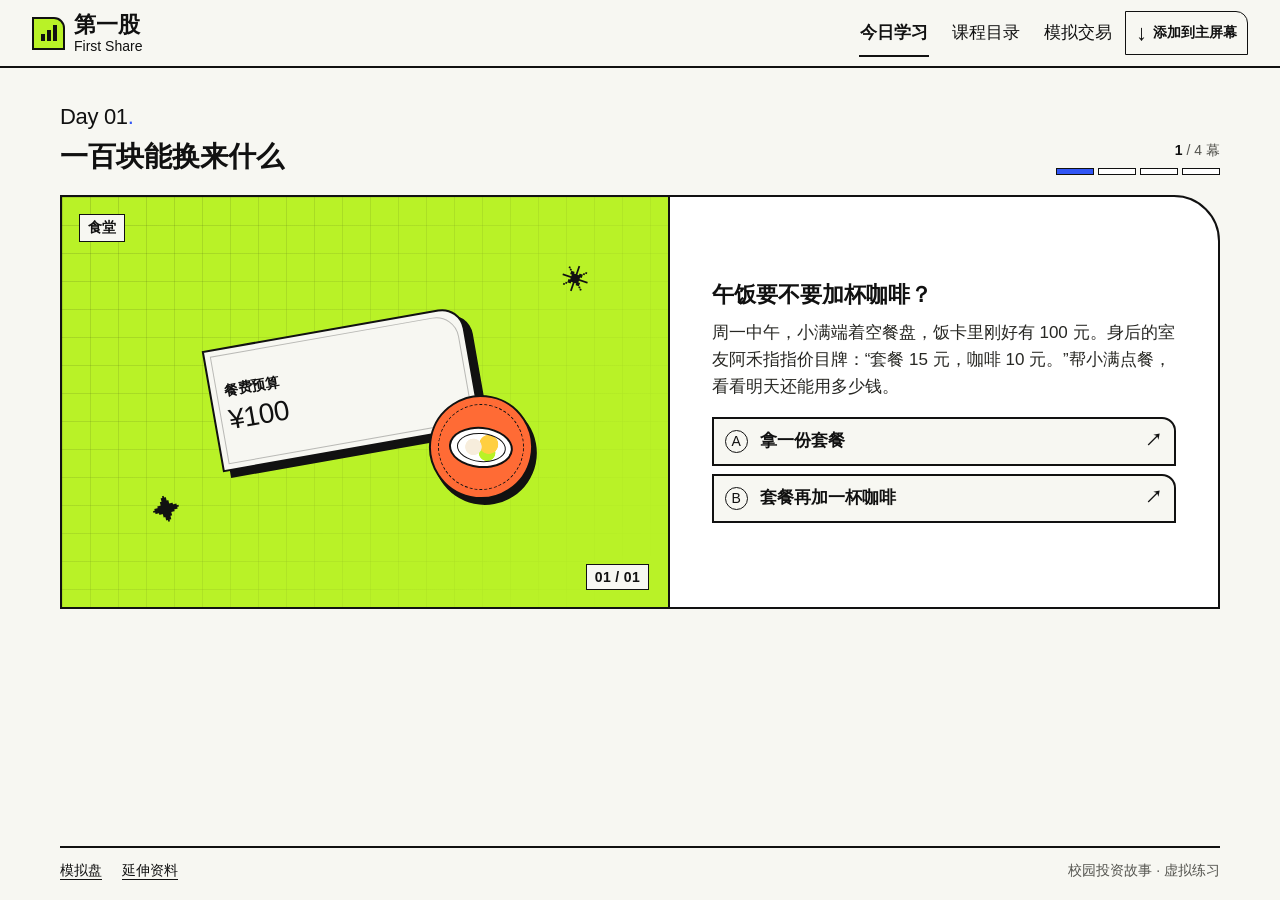
<file: index.html>
<!doctype html>
<html lang="zh-CN">
<head>
  <meta charset="utf-8">
  <meta name="viewport" content="width=device-width, initial-scale=1, viewport-fit=cover">
  <meta name="theme-color" content="#f7f7f2">
  <meta name="description" content="从五天校园故事认识股票，再用互动课程练习选股、读图和买卖计划，在模拟盘检验自己的判断。">
  <meta name="apple-mobile-web-app-capable" content="yes">
  <meta name="apple-mobile-web-app-title" content="第一股">
  <link rel="manifest" href="./app.webmanifest">
  <link rel="apple-touch-icon" href="./icons/apple-touch-icon.png">
  <link rel="icon" type="image/png" href="./icons/app-192.png">
  <title>今日学习 · 第一股</title>
  <style>@font-face { font-family: Bauhaus93; src: local('Bauhaus 93'), url('https://shuyuanwei4-jpg.github.io/wei-shuyuan-portfolio/assets/Bauhaus93.ttf') format('truetype'); font-display: swap; }
:root {
  --paper: #f7f7f2; --ink: #111; --line: #111; --lime: #b9f227; --blue: #3155f5;
  --accent: var(--blue); --muted: #555550; --panel: #fff; --orange: #ff6b35;
  --cn-display: 'PingFang SC', 'Noto Sans SC', 'Microsoft YaHei', sans-serif;
  --body: -apple-system, BlinkMacSystemFont, 'Segoe UI', var(--cn-display);
  --display: Bauhaus93, 'Arial Rounded MT Bold', var(--cn-display);
  --type-title: 1.75rem; --type-heading: 1.375rem; --type-body: 1.0625rem; --type-caption: .875rem;
  --ease: cubic-bezier(.22, 1, .36, 1);
  color: var(--ink); background: var(--paper); font-family: var(--body); font-weight: 400;
  -webkit-text-size-adjust: 100%;
}
*, *::before, *::after { box-sizing: border-box; }
body { font-size: var(--type-body); margin: 0; min-height: 100dvh; display: flex; flex-direction: column; }
button, input { font: inherit; color: inherit; }
button { cursor: pointer; }
button:disabled { cursor: default; }
a { color: inherit; text-decoration: none; }
button:focus-visible, a:focus-visible, input:focus-visible, summary:focus-visible { outline: 3px solid #2441dd; outline-offset: 4px; }
[hidden] { display: none !important; }
#content { width: min(1160px, calc(100% - 64px)); flex: 1; margin: 0 auto; padding: 37px 0 38px; outline: none; }
.top { border-bottom: 2px solid var(--line); }
.top-inner { width: min(1280px, calc(100% - 64px)); min-height: 66px; margin: auto; display: flex; align-items: center; justify-content: space-between; gap: 12px; }
.wordmark { display: inline-flex; align-items: center; gap: 9px; font-weight: 600; font-size: var(--type-heading); line-height: 1; white-space: nowrap; }
.wordmark small { display: block; margin-top: 3px; font: var(--type-caption)/1 var(--display); }
.brand-icon { display: flex; gap: 2px; align-items: end; justify-content: center; width: 33px; height: 33px; padding-bottom: 7px; background: var(--lime); border: 2px solid var(--line); border-radius: 0 11px 0 0; }
.brand-icon i { width: 4px; height: 7px; background: var(--ink); }
.brand-icon i:nth-child(2) { height: 11px; }
.brand-icon i:nth-child(3) { height: 16px; }
nav { display: flex; align-items: center; gap: 22px; font-size: var(--type-body); }
nav a { padding: 11px 1px; border-bottom: 2px solid transparent; white-space: nowrap; }
nav a[aria-current], nav a:hover { border-color: currentColor; }
nav a[aria-current] { font-weight: 600; }
.story-heading { display: flex; justify-content: space-between; align-items: end; gap: 16px; margin-bottom: 20px; }
.story-heading > div:first-child { min-width: 0; }
.story-heading .day-display { font: 400 var(--type-heading)/1.1 var(--display); letter-spacing: -.015em; margin: 0 0 10px; white-space: nowrap; }
.day-display .dot { color: var(--blue); }
.story-heading h1, .story-heading h2 { margin: 0; font-size: var(--type-title); font-weight: 600; line-height: 1.28; letter-spacing: normal; }
.step-control { min-width: 130px; color: var(--muted); font-size: var(--type-caption); text-align: right; white-space: nowrap; }
.step-control strong { font-weight: 600; color: var(--ink); }
.segments { display: flex; justify-content: end; gap: 4px; margin-top: 8px; }
.segments i { display: block; width: clamp(18px, 3.2vw, 38px); height: 7px; border: 1px solid var(--line); background: #fff; }
.segments i.visited { background: var(--lime); }
.segments i.active { background: var(--blue); }
.story-stage { display: grid; grid-template-columns: minmax(0, 1.11fr) minmax(0, 1fr); border: 2px solid var(--line); border-radius: 0 46px 0 0; isolation: isolate; overflow: hidden; background: #fff; }
.story-stage.arrive { animation: page-in .42s var(--ease) both; }
.story-art { position: relative; overflow: hidden; min-width: 0; min-height: 410px; margin: 0; display: grid; place-items: center; background-color: var(--art-color, var(--lime)); border-right: 2px solid var(--line); isolation: isolate; }
.story-art::before { content: ''; z-index: -1; position: absolute; inset: 0; background-image: linear-gradient(#1112 1px, transparent 1px), linear-gradient(90deg, #1112 1px, transparent 1px); background-size: 28px 28px; mask-image: linear-gradient(130deg, #000, #0000 95%); }
.story-art[data-art='wallet'], .story-art[data-art='phone'] { --art-color: #a7d7ea; }
.story-art[data-art='time'], .story-art[data-art='market'] { --art-color: #8295fe; }
.story-art[data-art='coffee'] { --art-color: #ff865d; }
.story-art[data-art='receipt'] { --art-color: #eeb5d1; }
.art-caption, .art-index { position: absolute; z-index: 2; padding: 4px 8px; font-size: var(--type-caption); font-weight: 600; white-space: nowrap; background: var(--paper); border: 1.5px solid var(--line); }
.art-caption { left: 17px; top: 17px; }
.art-index { right: 19px; bottom: 17px; font-family: var(--display); letter-spacing: .025em; }
.art-shape { position: absolute; font: var(--type-title)/1 var(--display); }
.art-shape.one { left: 15%; bottom: 20%; transform: rotate(-14deg); }
.art-shape.two { top: 17%; right: 13%; transform: rotate(19deg); }
.art-objects { position: relative; width: min(75%, 350px); height: 226px; display: grid; place-items: center; }
.art-objects > * { grid-area: 1 / 1; }
.visual-card { position: relative; width: 75%; min-height: 123px; display: grid; align-content: center; gap: 5px; padding: 13px 13px 12px; border: 2px solid var(--line); border-radius: 0 23px 0 0; background: var(--paper); box-shadow: 7px 7px 0 var(--ink); transform: translate(-9%, -11%) rotate(-10deg); }
.visual-card::before { content: ''; position: absolute; inset: 5px; border: 1px solid #1114; border-radius: inherit; pointer-events: none; }
.visual-card span { position: relative; font-size: var(--type-caption); font-weight: 600; }
.visual-card b { position: relative; display: block; font: 400 var(--type-title)/1.1 var(--display); letter-spacing: -.015em; }
.visual-card b.mixed { font: 600 var(--type-title)/1.2 var(--cn-display); letter-spacing: normal; }
.visual-prop { position: relative; justify-self: end; align-self: end; width: 104px; height: 104px; right: 2%; bottom: 7%; display: grid; place-items: center; border: 2px solid var(--line); background: var(--prop, #ff6b35); border-radius: 50%; box-shadow: 5px 5px 0 var(--ink); transform: rotate(12deg); font: var(--type-title)/1 var(--display); }
.visual-prop::before { content: ''; position: absolute; inset: 7px; border: 1px dashed var(--ink); border-radius: inherit; }
.art-status { z-index: 3; position: absolute; left: 50%; bottom: 3%; min-width: 96px; max-width: calc(100% - 10px); padding: 7px 12px; border: 2px solid var(--line); background: var(--blue); color: white; box-shadow: 3px 3px 0 var(--ink); font-size: var(--type-body); font-weight: 600; text-align: center; transform: translateX(-50%) rotate(-4deg); white-space: nowrap; }
.art-status.toss { animation: stamp .6s cubic-bezier(.18, 1.6, .4, 1) both; }
.story-art.changed .visual-prop { animation: prop-toss .65s var(--ease) both; }
.story-art.changed::after { content: ''; position: absolute; z-index: 2; inset: -20%; pointer-events: none; background: linear-gradient(105deg, transparent 39%, #fff5 48%, transparent 58%); animation: light-sweep .72s var(--ease) both; }
.prop-meal { width: 64px; height: 41px; position: relative; display: grid; place-items: center; border: 2px solid var(--ink); border-radius: 50%; background: #fff; transform: rotate(-7deg); }
.prop-meal::before { content: ''; width: 49px; height: 29px; border: 1.5px solid var(--ink); border-radius: 50%; background: radial-gradient(circle at 33% 50%, #f7eddc 0 23%, transparent 25%), radial-gradient(circle at 65% 36%, #ffcf41 0 26%, transparent 28%), radial-gradient(circle at 63% 67%, #b9f227 0 23%, transparent 25%); }
.prop-coffee { position: relative; width: 44px; height: 50px; border: 2px solid var(--ink); border-radius: 4px 4px 15px 15px; background: #f7f7f2; }
.prop-coffee::before { content: ''; position: absolute; top: 8px; left: 100%; width: 15px; height: 20px; border: 2px solid var(--ink); border-left: 0; border-radius: 0 9px 9px 0; }
.prop-coffee::after { content: ''; position: absolute; top: 20px; left: 12px; width: 14px; height: 14px; background: var(--lime); border: 1.5px solid var(--ink); border-radius: 50%; }
.prop-clock { width: 56px; aspect-ratio: 1; position: relative; background: var(--paper); border: 2px solid var(--ink); border-radius: 50%; }
.prop-clock::before { content: ''; position: absolute; top: 10px; left: 25px; width: 15px; height: 17px; border-bottom: 3px solid var(--ink); border-left: 3px solid var(--ink); border-radius: 1px; }
.prop-phone { position: relative; width: 36px; height: 61px; border: 2px solid var(--ink); border-radius: 7px; background: var(--paper); }
.prop-phone::before { content: ''; position: absolute; inset: 11px 5px; background: repeating-linear-gradient(to bottom, var(--blue) 0 3px, transparent 3px 8px); }
.prop-phone::after { content: ''; position: absolute; left: 11px; bottom: 3px; width: 10px; height: 2px; background: var(--ink); }
.prop-book { position: relative; width: 49px; height: 38px; border: 2px solid var(--ink); box-shadow: inset 5px 0 #111; background: var(--lime); transform: rotate(-17deg); }
.prop-book::before { content: ''; position: absolute; left: 14px; right: 6px; top: 8px; height: 12px; border-block: 2px solid var(--ink); }
.prop-receipt { position: relative; width: 37px; height: 55px; border: 2px solid var(--ink); background: var(--paper); }
.prop-receipt::before { content: ''; position: absolute; inset: 7px 6px; background: repeating-linear-gradient(to bottom, #111 0 2px, transparent 2px 7px); }
.story-copy { display: flex; flex-direction: column; justify-content: center; min-width: 0; padding: clamp(20px, 3.25vw, 47px); }
.scene-title { margin: 0 0 9px; font-size: var(--type-heading); line-height: 1.3; letter-spacing: normal; font-weight: 600; }
.scene-text { margin: 0 0 16px; max-width: 28em; color: #272723; font-size: var(--type-body); line-height: 1.6; }
.choices { display: grid; gap: 8px; }
.choice, .btn { border: 2px solid var(--line); border-radius: 0 14px 0 0; background: var(--paper); color: var(--ink); font-weight: 600; text-align: left; }
.choice { width: 100%; min-height: 49px; display: grid; grid-template-columns: 27px minmax(0, 1fr) 18px; align-items: center; gap: 8px; padding: 8px 11px; font-size: var(--type-body); line-height: 1.35; }
.choice-key { display: grid; width: 23px; height: 23px; place-items: center; border: 1.5px solid var(--line); border-radius: 50%; font: var(--type-caption)/1 var(--display); }
.choice span:last-child, .btn span:last-child { transition: transform .31s var(--ease); }
.choice[aria-pressed='true'] { background: var(--lime); box-shadow: 3px 3px 0 var(--ink); }
.choice[aria-pressed='true'] span:last-child { transform: rotate(25deg); }
.feedback { margin: 13px 0 0; padding: 8px 0 8px 11px; border-left: 4px solid var(--blue); font-size: var(--type-body); line-height: 1.55; }
.scene-next { display: flex; gap: 8px; margin-top: 12px; flex-wrap: wrap; }
.btn { display: inline-flex; min-height: 46px; align-items: center; justify-content: center; gap: 10px; padding: 8px 13px; font-size: var(--type-body); }
.btn.primary { background: var(--lime); }
.btn.secondary { background: var(--paper); }
.btn:disabled { opacity: .46; }
.story-back { min-height: 43px; padding: 5px 0; border: 0; background: transparent; font-size: var(--type-caption); font-weight: 600; }
.under-stage { display: flex; justify-content: space-between; align-items: center; gap: 10px; padding-top: 7px; }
.under-stage span { margin-left: auto; font-size: var(--type-caption); color: var(--muted); }
.course-map { display: grid; grid-template-columns: repeat(2, minmax(0, 1fr)); gap: 24px; align-items: stretch; }
.course-track { display: flex; flex-direction: column; min-width: 0; overflow: hidden; background: var(--panel); border: 2px solid var(--ink); border-radius: 0 28px 0 0; }
.course-track header { padding: 20px 24px; background: var(--lime); border-bottom: 2px solid var(--ink); }
.strategy-track header { background: var(--blue); color: white; }
.course-track header p { display: flex; justify-content: space-between; align-items: baseline; margin: 0 0 8px; font-size: var(--type-caption); }
.course-track header p span { font-size: var(--type-caption); font-variant-numeric: tabular-nums; }
.course-track h2 { margin: 0; font-size: var(--type-heading); line-height: 1.35; font-weight: 600; }
.course-track ul { padding: 0 24px; margin: 0 0 auto; list-style: none; }
.course-track li + li { border-top: 1px solid #deded8; }
.course-track li a { display: grid; align-items: baseline; gap: 4px 12px; padding-block: 15px; font-size: var(--type-body); line-height: 1.4; }
.course-track li a:hover span, .course-track li a:focus-visible span { color: var(--blue); }
.course-track li small { font-size: var(--type-caption); line-height: 1.45; color: var(--muted); }
.course-chapters a { grid-template-columns: 3.5rem minmax(0, 1fr) auto; }
.course-no { color: var(--muted); font: 400 var(--type-caption)/1.4 var(--display); }
.course-groups a { grid-template-columns: 1fr; }
.course-continue { display: flex; min-height: 48px; align-items: center; justify-content: space-between; padding: 10px 24px; font-size: var(--type-body); font-weight: 600; border-top: 1px solid var(--ink); }
.course-continue:hover { background: var(--paper); }
@media (max-width: 760px) {
  .course-map { grid-template-columns: minmax(0, 1fr); gap: 16px; }
  .course-track header { padding: 16px; }
  .course-track ul { padding-inline: 16px; }
  .course-continue { padding-inline: 16px; }
  .course-chapters a { grid-template-columns: 3rem minmax(0, 1fr); }
  .course-chapters small { grid-column: 2; }
}
.site-footer { display: flex; flex-wrap: wrap; align-items: center; gap: 10px 20px; border-top: 2px solid var(--line); width: min(1160px, calc(100% - 64px)); padding: 14px 0 20px; margin: 0 auto; font-size: var(--type-caption); }
.site-footer a { text-decoration: underline; text-underline-offset: 4px; }
.site-footer > span { margin-left: auto; color: var(--muted); }
.resource-card { padding: 16px 0; border-bottom: 1px solid var(--line); }
.resource-card a { text-decoration: underline; text-underline-offset: 5px; }
.resources { max-width: 680px; }
.resources h1 { margin: 0; font-size: var(--type-title); }
#content .sim-shell { --sim-lavender: #ebf6d1; }
#content .sim-card, #content .sim-tip, #content .sim-account { border: 2px solid var(--ink); border-radius: 0 21px 0 0; }
#content .sim-tip { background: var(--lime); color: var(--ink); }
#content .sim-shell .sim-btn { border: 2px solid var(--line); border-radius: 0 13px 0 0; }
#content .sim-shell .sim-btn.primary { color: var(--ink); background: var(--lime); }
#content .sim-shell .sim-btn.primary:hover { background: #d2fb6e; }
#content .sim-account strong { font-family: var(--body); font-weight: 600; font-variant-numeric: tabular-nums; }
@media (hover: hover) {
  .choice, .btn { transition: transform .34s var(--ease), box-shadow .34s var(--ease), background .2s; }
  .choice:hover, .btn:hover:enabled, a.btn:hover { transform: translate(-2px, -3px); box-shadow: 4px 4px var(--ink); }
  .choice:hover span:last-child, a.course-continue:hover > span { transform: translate(2px, -2px); }
  .choice:active, .btn:active { transform: none; box-shadow: none; }
}
@keyframes page-in { from { opacity: .65; transform: translateY(9px); } to { opacity: 1; transform: none; } }
@keyframes stamp { from { opacity: 0; transform: translate(-50%, 12px) scale(.65) rotate(15deg); } to { opacity: 1; transform: translate(-50%, 0) scale(1) rotate(-4deg); } }
@keyframes prop-toss { 0%,100% { transform: rotate(12deg); } 52% { transform: translateY(-20px) rotate(30deg); } }
@keyframes light-sweep { from { transform: translateX(-100%); } to { transform: translateX(100%); } }
@media (max-width: 720px) {
  #content, .top-inner, .site-footer { width: calc(100% - 32px); }
  #content { padding: 24px 0 25px; }
  .top-inner { min-height: 58px; }
  .wordmark { font-size: var(--type-body); }
  .wordmark small { font-size: var(--type-caption); }
  nav { gap: 13px; font-size: var(--type-caption); }
  .story-heading { margin-bottom: 12px; gap: 8px; }
  .story-heading .day-display { font-size: var(--type-heading); margin-bottom: 7px; }
  .story-heading h1, .story-heading h2 { font-size: var(--type-title); }
  .step-control { min-width: auto; font-size: var(--type-caption); }
  .segments { margin-top: 4px; }
  .segments i { height: 5px; width: 16px; }
  .story-stage { grid-template-columns: minmax(0, 1fr); border-radius: 0 31px 0 0; }
  .story-art { min-height: 195px; border-right: 0; border-bottom: 2px solid var(--line); }
  .art-caption { left: 9px; top: 8px; font-size: var(--type-caption); }
  .art-index { right: 8px; bottom: 7px; font-size: var(--type-caption); }
  .art-objects { height: 170px; width: min(67%, 252px); }
  .visual-card { min-height: 88px; gap: 3px; box-shadow: 5px 5px var(--ink); }
  .visual-card b { font-size: var(--type-title); }
  .visual-card b.mixed { font-size: var(--type-title); }
  .visual-prop { width: 78px; height: 78px; bottom: 8%; font-size: var(--type-title); }
  .prop-meal, .prop-coffee, .prop-book, .prop-clock, .prop-phone, .prop-receipt { scale: .75; }
  .art-shape { font-size: var(--type-heading); }
  .story-copy { padding: 14px 13px; }
  .scene-title { font-size: var(--type-heading); margin-bottom: 5px; }
  .scene-text { margin-bottom: 10px; font-size: var(--type-body); }
  .choice { min-height: 44px; font-size: var(--type-body); padding: 6px 8px; }
  .feedback { margin-top: 10px; font-size: var(--type-caption); }
  .scene-next { margin-top: 8px; }
  .scene-next .btn { width: 100%; justify-content: space-between; }
}
@media (max-width: 350px) {
  #content, .top-inner, .site-footer { width: calc(100% - 22px); }
  .site-footer > span { margin-left: 0; }
}
@media (prefers-reduced-motion: reduce) {
  *, *::before, *::after { animation-duration: .01ms !important; transition-duration: .01ms !important; scroll-behavior: auto !important; }
}

.practice {
  --practice-ink: var(--ink, #111);
  --practice-paper: var(--paper, #f7f7f2);
  --practice-blue: var(--blue, #3155f5);
  --practice-lime: var(--lime, #b9f227);
  color: var(--practice-ink);
  width: min(100%, 39rem);
  margin-inline: auto;
}

.practice * { box-sizing: border-box; }
.practice-main { min-width: 0; }
.practice-main h2 {
  color: inherit;
  margin: .45rem 0 .6rem;
  font-size: var(--type-heading);
  line-height: 1.12;
  font-weight: 600;
  letter-spacing: -.025em;
}
.practice-main h2:focus { outline: 0; }
.practice-kicker {
  margin: 0;
  display: flex;
  justify-content: space-between;
  gap: 1rem;
  font-size: var(--type-caption);
  font-weight: 600;
}
.practice-kicker span { color: var(--muted, #555); font-variant-numeric: tabular-nums; }
.practice-description { margin: 0; font-size: var(--type-body); line-height: 1.65; }
.practice-figure {
  margin: 1.3rem 0 1rem;
  border: 1px solid var(--practice-ink);
  border-top-right-radius: 1.4rem;
  background: var(--practice-paper);
  overflow: hidden;
  font-variant-numeric: tabular-nums;
}
.practice-price-comparison { display: grid; grid-template-columns: 1fr 1fr; }
.practice-price-comparison > div { display: grid; align-content: center; gap: .35rem; min-width: 0; min-height: 6.4rem; padding: .9rem 1.1rem; }
.practice-price-comparison > div + div { background: var(--practice-lime); border-left: 1px solid var(--practice-ink); }
.practice-price-comparison span { font-size: var(--type-caption); font-weight: 600; }
.practice-price-comparison strong { font-size: var(--type-title); line-height: 1.1; }
.practice-price-comparison small { font-family: inherit; font-size: var(--type-caption); white-space: nowrap; }
.practice-ledger { margin: 0; }
.practice-ledger > div { display: flex; justify-content: space-between; align-items: center; gap: .7rem; padding: .63rem 1rem; }
.practice-ledger > div + div { border-top: 1px solid var(--practice-ink); }
.practice-ledger > div:last-child { background: var(--practice-lime); }
.practice-ledger dt { font-size: var(--type-body); line-height: 1.35; }
.practice-ledger dd { margin: 0; white-space: nowrap; font-size: var(--type-body); font-weight: 600; }
.practice-ledger dd.practice-order-mark { font-size: var(--type-body); }
.practice-profit { display: grid; grid-template-columns: 1fr 1fr; }
.practice-profit span { display: flex; align-items: center; min-height: 3.6rem; padding: .6rem .8rem; font-size: var(--type-body); font-weight: 600; background: var(--practice-lime); }
.practice-profit span + span { border-left: 1px solid var(--practice-ink); background: transparent; }
.practice-shares p { margin: 0; padding: .65rem .8rem; border-top: 1px solid var(--practice-ink); font-size: var(--type-body); }
.practice-message { padding: .95rem 1rem; }
.practice-message span { font-size: var(--type-caption); font-weight: 600; }
.practice-message p { margin: .38rem 0 0; line-height: 1.5; font-size: var(--type-body); }
.practice-actions { display: flex; flex-wrap: wrap; gap: .55rem; }
.practice-choice {
  flex: 1 1 10rem;
  min-height: 2.85rem;
  padding: .5rem .75rem;
  border: 1px solid var(--practice-ink);
  border-radius: 0;
  color: var(--practice-ink);
  background: var(--practice-paper);
  font: inherit;
  font-size: var(--type-body);
  font-weight: 600;
  line-height: 1.35;
  text-align: center;
  cursor: pointer;
}
.practice-choice:hover { background: var(--practice-lime); }
.practice-choice:focus-visible { outline: 2px solid var(--practice-blue); outline-offset: 3px; }
.practice-primary { color: #fff; background: var(--practice-blue); border-color: var(--practice-blue); }
.practice-primary:hover { color: var(--practice-ink); border-color: var(--practice-ink); }
.practice-primary span { margin-left: .25rem; }
.practice-feedback { margin: 0 0 .8rem; border-left: 3px solid var(--practice-blue); padding: .12rem 0 .12rem .6rem; font-size: var(--type-body); font-weight: 600; line-height: 1.55; }
.practice-hint { border-left-color: var(--practice-ink); }
.practice-live { position: absolute; width: 1px; height: 1px; padding: 0; overflow: hidden; white-space: nowrap; clip-path: inset(50%); }

@media (max-width: 360px) {
  .practice-price-comparison > div { padding-inline: .7rem; }
  .practice-ledger > div { padding-inline: .7rem; }
  .practice-choice { flex-basis: 100%; }
}

:root {
  --mobile-nav-height: 62px;
}

.wordmark > span:nth-child(2), .story-heading h1, .scene-title,
.practice-main h2, .resources h1, .install-sheet-body h2, #content .sim-header h1 {
  font-family: var(--cn-display);
  font-weight: 600;
  letter-spacing: normal;
}
.visual-card b.mixed { font-family: var(--cn-display); font-weight: 600; }
.desktop-nav { margin-left: auto; }
.mobile-dock { display: none; }
.install-trigger, .install-close { display: inline-flex; align-items: center; justify-content: center; gap: 6px; min-height: 44px; border: 1.5px solid var(--ink); border-radius: 0 12px 0 0; padding: 4px 10px; background: var(--paper); color: var(--ink); font-size: var(--type-caption); font-weight: 600; }
.install-trigger > span:first-child { font-size: var(--type-heading); line-height: 1; }
.install-trigger:hover, .install-close:hover { background: var(--lime); }
#install-sheet { position: fixed; width: min(430px, calc(100% - 28px)); max-height: 85dvh; padding: 0; color: var(--ink); background: var(--paper); border: 2px solid var(--ink); border-radius: 0 30px 0 0; box-shadow: 7px 7px var(--ink); }
#install-sheet[open] { animation: sheet-open .32s var(--ease) both; }
#install-sheet::backdrop { background: #1119; }
.install-sheet-body { display: grid; gap: 11px; padding: 21px; }
.install-sheet-body h2 { margin: 0; font-size: var(--type-heading); }
.install-sheet-body p { margin: 0; font-size: var(--type-body); line-height: 1.6; }
.install-close { justify-self: end; min-width: 44px; font-size: var(--type-heading); line-height: 1; }
.gesture-hint { display: none; }

@media (max-width: 680px) {
  body { padding-bottom: calc(var(--mobile-nav-height) + env(safe-area-inset-bottom)); }
  .top { position: sticky; top: 0; z-index: 4; border-bottom-width: 1px; background: var(--paper); padding-top: env(safe-area-inset-top); }
  .top-inner { width: auto; margin-inline: max(14px, env(safe-area-inset-left)) max(14px, env(safe-area-inset-right)); min-height: 54px; }
  .brand-icon { width: 29px; height: 29px; padding-bottom: 5px; }
  .wordmark { font-size: var(--type-heading); }
  .wordmark small { display: none; }
  .desktop-nav { display: none; }
  .install-trigger { margin-left: auto; min-width: 44px; border: 0; }
  .install-trigger > span:first-child { display: grid; place-items: center; width: 25px; height: 25px; border: 1.5px solid var(--ink); border-radius: 50%; }
  .install-trigger > span:last-child { font-size: var(--type-caption); }
  #content { width: auto; margin-inline: max(14px, env(safe-area-inset-left)) max(14px, env(safe-area-inset-right)); padding: 16px 0 12px; }
  #content:has(.scene-next:not([hidden])) { padding-bottom: 85px; }
  .story-heading { margin-bottom: 13px; gap: 8px; }
  .story-heading .day-display { font-size: var(--type-heading); margin-bottom: 7px; }
  .story-heading h1 { font-size: var(--type-title); line-height: 1.1; }
  .step-control { font-size: var(--type-caption); align-self: end; }
  .segments i { width: 13px; height: 5px; }
  .story-stage { overflow: visible; display: block; background: transparent; border: 0; border-radius: 0; }
  .story-stage.arrive { animation: swipe-in .31s var(--ease) both; }
  .story-stage.reverse { --slide: -14px; }
  .story-art { overflow: hidden; border: 2px solid var(--ink); border-radius: 0 38px 0 0; min-height: clamp(155px, 28svh, 270px); touch-action: pan-y pinch-zoom; }
  .story-art[data-art='canteen'] .visual-prop { bottom: 7%; }
  .art-objects { width: min(75%, 310px); height: clamp(138px, 22svh, 214px); }
  .art-index { display: none; }
  .art-caption { padding: 4px 7px; font-size: var(--type-caption); }
  .art-status { bottom: 8px; }
  .story-copy { padding: 13px 0 0; }
  .scene-title { font-size: var(--type-heading); margin-bottom: 5px; }
  .scene-text { margin-bottom: 11px; font-size: var(--type-body); line-height: 1.6; }
  .choices { gap: 7px; }
  .choice { min-height: 48px; font-size: var(--type-body); border-width: 1.5px; padding: 7px 10px; background: #fff; }
  .choice[aria-pressed='true'] { background: var(--lime); }
  .choice-key { border-width: 1px; }
  .feedback { min-height: 32px; font-size: var(--type-body); }
  .scene-next { position: fixed; margin: 0; z-index: 3; left: 0; right: 0; bottom: calc(var(--mobile-nav-height) + env(safe-area-inset-bottom)); padding: 7px max(14px, env(safe-area-inset-right)) 8px max(14px, env(safe-area-inset-left)); background: var(--paper); border-top: 1px solid #1114; }
  .scene-next .btn { min-height: 46px; }
  .gesture-hint { display: inline; color: #555; font-size: var(--type-caption); font-weight: 400; margin-left: auto; }
  .scene-next .btn .gesture-hint { transform: none; }
  .under-stage { min-height: 10px; padding: 0; }
  .mobile-dock { position: fixed; z-index: 5; bottom: 0; inset-inline: 0; display: grid; grid-template-columns: repeat(3, 1fr); gap: 0; min-height: calc(var(--mobile-nav-height) + env(safe-area-inset-bottom)); padding: 3px max(12px, env(safe-area-inset-right)) env(safe-area-inset-bottom) max(12px, env(safe-area-inset-left)); color: var(--paper); background: var(--ink); border-top: 1px solid var(--ink); }
  .mobile-dock a { display: grid; place-content: center; justify-items: center; gap: 2px; color: inherit; font-size: var(--type-caption); line-height: 1; padding: 2px 0 5px; min-height: 53px; border: 0; }
  .mobile-dock a > span { display: grid; place-items: center; width: 47px; height: 29px; border-radius: 0 11px 0 0; transition: background .2s var(--ease), transform .26s var(--ease); }
  .mobile-dock img { filter: invert(1); width: 21px; height: 21px; }
  .mobile-dock a[aria-current] { color: var(--lime); }
  .mobile-dock a[aria-current] > span { background: var(--lime); transform: translateY(-1px); }
  .mobile-dock a[aria-current] img { filter: none; }
  .mobile-dock a:focus-visible { outline-offset: -3px; outline-color: var(--lime); }
  .site-footer { padding: 7px 0 12px; margin-inline: 14px; width: auto; border: 0; justify-content: flex-end; }
  .site-footer > :first-child, .site-footer > :last-child { display: none; }
  body:has(.scene-next:not([hidden])) .site-footer { padding-bottom: 62px; }
  #install-sheet { inset: auto 0 0; width: 100%; max-width: none; margin: 0; border-bottom: 0; box-shadow: none; }
  .install-sheet-body { padding: 16px 16px calc(20px + env(safe-area-inset-bottom)); }
}

@keyframes swipe-in { from { opacity: .55; translate: var(--slide, 14px) 0; } to { opacity: 1; translate: 0 0; } }
@keyframes sheet-open { from { opacity: 0; translate: 0 20px; } to { opacity: 1; translate: 0 0; } }

@media (max-width: 680px) {
  #content:has(.practice) .story-heading { margin-bottom: 14px; }
  #content:has(.practice) .story-heading .day-display { font-size: var(--type-heading); }
  #content .practice { width: 100%; }
  #content .practice-main {
    --practice-nav-clearance: calc(var(--mobile-nav-height, 64px) + env(safe-area-inset-bottom));
    display: flex;
    min-height: clamp(330px, calc(100svh - var(--practice-nav-clearance) - 150px), 620px);
    flex-direction: column;
  }
  #content .practice-kicker { font-size: var(--type-caption); }
  #content .practice-kicker span {
    display: inline-grid;
    align-items: center;
    min-width: 41px;
    background: var(--paper);
    border-block-end: 2px solid var(--blue);
    color: var(--ink);
    text-align: center;
  }
  #content .practice-main h2 {
    margin: 9px 0 6px;
    font-family: var(--cn-display, inherit);
    font-size: var(--type-heading);
    font-weight: 600;
    line-height: 1.3;
    letter-spacing: normal;
    text-wrap: balance;
  }
  #content .practice-description { max-width: 28em; font-size: var(--type-body); line-height: 1.55; }
  #content .practice-figure {
    display: grid;
    align-content: center;
    min-height: 113px;
    margin: clamp(15px, 3svh, 28px) 3px 18px 0;
    border: 2px solid var(--ink);
    border-radius: 0 20px 0 0;
    background: var(--panel, #fff);
    box-shadow: 3px 3px 0 var(--ink);
    overflow: clip;
  }
  #content .practice-figure strong,
  #content .practice-ledger dd:not(.practice-order-mark) {
    font-family: var(--body);
    font-weight: 600;
    letter-spacing: -.02em;
  }
  #content .practice-price-comparison > div { min-height: 115px; }
  #content .practice-price-comparison strong { font-size: var(--type-title); }
  #content .practice-ledger > div { min-height: 42px; padding-block: 8px; }
  #content .practice-ledger > div:last-child { background: var(--lime); }
  #content .practice-ledger dd:not(.practice-order-mark) { font-size: var(--type-heading); }
  #content .practice-message p { max-width: 24em; font-weight: 600; }
  #content .practice-dock {
    position: sticky;
    z-index: 2;
    bottom: var(--practice-nav-clearance);
    margin-top: auto;
    padding: 8px 1px 8px 0;
    background: var(--paper);
  }
  #content .practice-actions { display: flex; gap: 7px; }
  #content .practice-choice {
    display: flex;
    flex: 1 1 0;
    align-items: center;
    justify-content: space-between;
    gap: 5px;
    min-width: 0;
    min-height: 52px;
    padding: 7px 9px;
    border: 2px solid var(--ink);
    border-radius: 0 13px 0 0;
    text-align: left;
    font-weight: 600;
    overflow-wrap: anywhere;
    -webkit-tap-highlight-color: transparent;
    touch-action: manipulation;
  }
  #content .practice-actions > :only-child,
  #content .practice-primary { background: var(--lime); color: var(--ink); }
  #content .practice-choice:active { background: var(--lime); transform: translateY(2px); }
  #content .practice-arrow,
  #content .practice-primary span { margin: 0; font: var(--type-body)/1 system-ui, sans-serif; }
  #content .practice-feedback {
    margin-bottom: 7px;
    padding: 6px 8px;
    border: 0;
    border-left: 3px solid var(--blue);
    background: color-mix(in srgb, var(--blue) 9%, var(--paper));
    font-size: var(--type-caption);
    line-height: 1.45;
  }
  #content .practice-hint { border-left-color: var(--ink); background: color-mix(in srgb, var(--ink) 6%, var(--paper)); }
  #content [data-practice-state='advance'] .practice-figure,
  #content [data-practice-state='complete'] .practice-figure { animation: practice-placed .34s cubic-bezier(.22, 1, .36, 1) both; }
  #content [data-practice-state='retry'] .practice-feedback { animation: practice-feedback-in .22s ease-out both; }
  #content [data-practice-state='complete'] .practice-ledger > div:last-child,
  #content [data-practice-state='complete'] .practice-price-comparison > div + div,
  #content [data-practice-state='complete'] .practice-profit > span:first-child { color: white; background: var(--blue); }
  #content:has(.practice) .under-stage .story-back { display: inline-flex; align-items: center; min-height: 44px; }

  #content .sim-shell { --sim-lavender: #ecf5cf; --sim-muted: var(--muted, #555); }
  #content .sim-header {
    display: grid;
    align-items: start;
    grid-template-columns: minmax(0, 1fr) auto;
    gap: 8px;
    margin-bottom: 14px;
  }
  #content .sim-shell h1 { font-family: var(--cn-display, inherit); font-size: var(--type-title); font-weight: 600; line-height: 1.3; }
  #content .sim-header p { margin-top: 5px; font-size: var(--type-caption); line-height: 1.45; }
  #content .sim-day {
    align-self: start;
    padding: 6px 7px;
    border: 1px solid var(--ink);
    border-radius: 0 9px 0 0;
    background: var(--lime);
    color: var(--ink);
    font-size: var(--type-caption);
  }
  #content .sim-account { margin-bottom: 12px; }
  #content .sim-account > div { padding: 10px 11px; gap: 3px; }
  #content .sim-account > div:first-child { color: #fff; background: var(--blue); }
  #content .sim-account > div:first-child :is(span, small) { color: #fff; }
  #content .sim-account strong { font-size: var(--type-heading); }
  #content .sim-account span,
  #content .sim-account small { font-size: var(--type-caption); line-height: 1.24; }
  #content .sim-tip {
    flex-direction: row;
    align-items: center;
    gap: 7px;
    margin: 0 0 12px;
    padding: 7px 8px;
    font-size: var(--type-caption);
    line-height: 1.35;
  }
  #content .sim-tip strong { display: block; font-size: var(--type-caption); }
  #content .sim-tip p { margin-top: 2px; }
  #content .sim-shell .sim-btn, #content .sim-toggle button {
    min-height: 44px;
    border-radius: 0 10px 0 0;
    font-size: var(--type-caption);
    touch-action: manipulation;
  }
  #content .sim-tip .sim-btn { flex-shrink: 0; padding-inline: 7px; }
  #content .sim-market-grid { grid-template-columns: minmax(0, 1fr); gap: 12px; }
  #content .sim-card { padding: 12px; }
  #content .sim-stock-head { gap: 8px; }
  #content .sim-stock-symbol { border-radius: 0 12px 0 0; }
  #content .sim-print { margin-block: 12px 10px; }
  #content .sim-print strong { font-size: var(--type-heading); }
  #content .sim-quotes { grid-template-columns: repeat(2, minmax(0, 1fr)); }
  #content .sim-quotes button {
    display: grid;
    min-width: 0;
    min-height: 56px;
    gap: 2px;
    padding: 5px 7px;
    border: 1px solid var(--ink);
    border-radius: 0 10px 0 0;
    background: #f6f6ee;
    touch-action: manipulation;
  }
  #content .sim-quotes button:first-child { background: var(--sim-lavender); }
  #content .sim-quotes button:active { background: var(--lime); }
  #content .sim-quotes small { margin-left: 2px; font-size: var(--type-caption); color: var(--ink); }
  #content .sim-quotes strong { font-family: var(--body); font-size: var(--type-body); font-weight: 600; }
  #content .sim-shell .sim-event { margin-block: 8px; min-height: 0; line-height: 1.45; }
  #content .sim-market-actions { display: grid; grid-template-columns: repeat(2, minmax(0, 1fr)); gap: 6px; }
  #content .sim-market-actions .sim-btn { white-space: normal; text-align: center; padding-inline: 4px; }
  #content .sim-toggle { margin: 9px 0; padding: 0; gap: 5px; background: transparent; }
  #content .sim-toggle button { border: 1px solid var(--ink); color: var(--ink); background: var(--paper); }
  #content .sim-toggle button[aria-pressed='true'] { background: var(--lime); color: var(--ink); border-color: var(--ink); }
  #content .sim-inputs { gap: 7px; }
  #content .sim-shell input { min-height: 47px; border: 1px solid var(--ink); border-radius: 0 10px 0 0; font-size: var(--type-body); }
  #content .sim-shell .sim-submit { min-height: 52px; }
  #content .sim-shell :is(.sim-ticket, .sim-reset) :is(input, button) { scroll-margin-bottom: calc(88px + env(safe-area-inset-bottom)); }
  #content .sim-shell .sim-status { border-left: 3px solid var(--blue); border-radius: 0; }
  #content .sim-shell .sim-status-error { border-left-color: #8c1942; }
  #content .sim-history { margin-top: 12px; }
  #content .sim-link { min-height: 44px; }
  #content .sim-foot { gap: 0; }
  #content .sim-foot summary { min-height: 44px; align-content: center; }
  #content .sim-reset form > div { min-width: 0; }
  #content .sim-reset form > div input { width: min(100%, 136px); }
}

@keyframes practice-placed {
  from { transform: translateY(4px) scale(.985); }
  60% { transform: translateY(-2px) scale(1.005); }
  to { transform: none; }
}

@keyframes practice-feedback-in {
  from { opacity: .55; translate: 0 2px; }
  to { opacity: 1; translate: 0; }
}

@media (max-width: 680px) and (prefers-reduced-motion: reduce) {
  #content .practice [data-practice-state] .practice-figure,
  #content .practice [data-practice-state] .practice-feedback { animation: none; }
  #content .practice-choice:active { transform: none; }
}

.market-header-actions { display: flex; align-items: center; flex-wrap: wrap; justify-content: end; gap: .6rem; }
.sim-ticket .market-order-symbol { color: var(--muted); font-size: var(--type-caption); margin-top: .25rem; }
#content .sim-market-grid { grid-template-columns: minmax(0, 1.4fr) minmax(0, 1fr); }
.market-ident { display: flex; justify-content: space-between; gap: .85rem; align-items: center; }
.market-last { display: grid; justify-items: end; gap: .12rem; line-height: 1.3; }
.market-last strong { font-size: var(--type-heading); font-weight: 600; font-variant-numeric: tabular-nums; }
.market-last span, .market-stats dt { color: var(--muted); font-size: var(--type-caption); }
.market-change.rise { color: #a02e30; }
.market-change.fall { color: #15685f; }
.market-stats { display: grid; grid-template-columns: repeat(4,minmax(0,1fr)); gap: .3rem; border-block: 1px solid #deded7; padding: .65rem 0; margin: .9rem 0; }
.market-stats dd { margin: .2rem 0 0; font-size: var(--type-body); font-variant-numeric: tabular-nums; font-weight: 600; }
.market-chart-switch { display: inline-flex; gap: 3px; padding: 3px; background: var(--paper); border: 1px solid #dcddd6; border-radius: 9px; }
.market-chart-switch button { min-height: 38px; padding: .3rem .75rem; border: 0; border-radius: 6px; color: var(--muted); background: transparent; font: inherit; font-size: var(--type-body); cursor: pointer; }
.market-chart-switch [aria-pressed="true"] { background: var(--ink); color: #fff; font-weight: 600; }
.market-chart-title { display: flex; align-items: baseline; flex-wrap: wrap; justify-content: space-between; gap: .25rem .5rem; margin: .85rem 0 .55rem; }
.market-chart-title h3 { margin: 0; font-size: var(--type-body); font-weight: 600; }
.market-chart-title > span, .market-chart-scale, .market-time-scale { font-size: var(--type-caption); color: var(--muted); }
.market-chart-plot { display: grid; grid-template-columns: max-content minmax(0,1fr); column-gap: .5rem; font-variant-numeric: tabular-nums; }
.market-chart-scale { grid-area: 1 / 1; display: flex; flex-direction: column; justify-content: space-between; align-items: end; height: 124px; line-height: 14px; }
.market-chart-plot svg { grid-area: 1 / 2; width: 100%; height: 158px; overflow: visible; cursor: crosshair; }
.market-gridline { fill: none; stroke: #e0e2da; vector-effect: non-scaling-stroke; }
.market-baseline { fill: none; stroke: #84887e; stroke-dasharray: 5 4; vector-effect: non-scaling-stroke; }
.market-fill { fill: var(--blue); opacity: .045; }
.market-line { fill: none; stroke: var(--blue); stroke-width: 2.2; stroke-linejoin: round; stroke-linecap: round; vector-effect: non-scaling-stroke; }
.market-volume { fill: #a2a89c; }
.market-cross { stroke: #686d61; stroke-dasharray: 2 4; vector-effect: non-scaling-stroke; }
.market-point { stroke: white; stroke-width: 1.5; fill: var(--blue); vector-effect: non-scaling-stroke; }
.market-time-scale { grid-column: 2; display: flex; justify-content: space-between; margin-top: .2rem; }
.market-reading { display: flex; justify-content: space-between; align-items: baseline; gap: .25rem .6rem; flex-wrap: wrap; margin-top: .65rem; font-size: var(--type-caption); font-variant-numeric: tabular-nums; }
.market-reading [data-chart-reading] { font-weight: 600; color: var(--ink); }
#content .sim-chart input.market-scrubber { display: block; width: 100%; height: 30px; min-height: 30px; padding: 0; margin: 0; border: 0; box-shadow: none; background: transparent; accent-color: var(--blue); cursor: pointer; }
#content .sim-chart .market-chart-note { color: var(--muted); font-size: var(--type-caption); line-height: 1.5; margin: 0 0 .9rem; }
.market-chart-note a { text-decoration: underline; text-underline-offset: 2px; }
#content .sim-market-actions { display: flex; gap: .4rem; flex-wrap: wrap; margin-top: .75rem; }
#content .sim-market-actions .sim-btn { min-height: 44px; }
#content .sim-market-actions [aria-pressed="true"] { background: var(--blue); color: #fff; }
.sim-shell button:disabled { opacity: .55; cursor: default; }
@media (max-width: 720px) {
  #content .sim-market-grid { grid-template-columns: minmax(0, 1fr); }
  .market-header-actions { flex-direction: column; align-items: flex-end; gap: .3rem; }
  .market-chart-switch button { min-height: 44px; }
  #content .sim-chart input.market-scrubber { height: 44px; min-height: 44px; }
  #content .sim-market-actions .sim-btn { flex: 1 1 auto; }
}

.strategy { max-width: 1020px; margin-inline: auto; }
.strategy h1, .strategy h2, .strategy p { margin: 0; }
.strategy h1, .strategy h2, .strategy strong, .strategy dt, .strategy button { font-weight: 600; }
.strategy h1 { font-size: var(--type-title); line-height: 1.3; }
.strategy h2 { font-size: var(--type-heading); line-height: 1.4; }
.strategy p { line-height: 1.7; }
.strategy .strategy-meta, .strategy-index-heading > div > p:first-child { font-size: var(--type-caption); color: var(--muted); margin: 0 0 .4rem; }
.strategy-back { display: inline-flex; align-items: center; min-height: 44px; color: var(--muted); font-size: var(--type-body); }
.strategy-back:hover, .strategy-sources a:hover, .strategy-next a:not(.strategy-main-link):hover { text-decoration: underline; }
.strategy-index-heading { display: flex; justify-content: space-between; gap: 2rem; align-items: end; margin: .3rem 0 1.75rem; }
.strategy-index-heading p:last-child { color: var(--muted); max-width: 35em; margin-top: .5rem; }
.strategy-continue { flex: none; display: grid; gap: .35rem; justify-items: end; }
.strategy-continue > span, .strategy-status, .strategy-legend { font-size: var(--type-caption); color: var(--muted); }
.strategy-main-link { display: inline-flex; align-items: center; justify-content: space-between; gap: 1rem; width: fit-content; min-height: 44px; padding: .6rem .95rem; background: var(--blue); color: white; border: 1px solid var(--ink); border-radius: 0 12px 0 0; font-size: var(--type-body); font-weight: 600; }
.strategy-main-link:hover { background: #2644c8; }
.strategy-groups { display: grid; grid-template-columns: repeat(2,minmax(0,1fr)); gap: 1.5rem 2rem; }
.strategy-group { border-top: 2px solid var(--ink); }
.strategy-group header { display: flex; align-items: center; gap: .85rem; padding: 1rem 0 .75rem; }
.strategy-category-mark { width: 4rem; height: 3.75rem; flex: none; }
.strategy-group header p, .strategy-group small { font-size: var(--type-caption); color: var(--muted); }
.strategy-group a { display: flex; justify-content: space-between; align-items: center; gap: .6rem; padding: .65rem .35rem .65rem 0; border-top: 1px solid #c1c1b8; }
.strategy-group a:hover { background: #edf2db; }
.strategy-group strong, .strategy-group small { display: block; }
.strategy-group small { margin-top: .18rem; }
.strategy-status { white-space: nowrap; }
.strategy-lesson-heading { margin: .4rem 0 1.4rem; }
.strategy-lesson-layout { display: grid; grid-template-columns: minmax(0,.85fr) minmax(0,1.15fr); gap: clamp(1.3rem,4vw,3rem); align-items: start; border-top: 2px solid var(--line); padding-top: 1.2rem; }
.strategy-reading { display: grid; gap: 1rem; font-size: var(--type-body); }
.strategy-reading p + p { color: #393936; }
.strategy-lab { min-width: 0; border: 1.5px solid var(--line); border-radius: 0 20px 0 0; padding: clamp(.85rem,2vw,1.35rem); background: var(--panel); }
.strategy-lab > p, .strategy-note { margin-top: .35rem; font-size: var(--type-body); color: var(--muted); }
.strategy-options { display: flex; flex-wrap: wrap; gap: .35rem; margin: .9rem 0; }
.strategy-options button, .strategy-answers button { min-height: 44px; padding: .45rem .65rem; border: 1px solid #77776e; background: var(--panel); font-size: var(--type-body); }
.strategy-options button { border-radius: 4px; }
.strategy-options button[aria-pressed="true"] { background: var(--lime); border-color: var(--ink); }
.strategy-result { min-width: 0; container-type: inline-size; }
.strategy-result.strategy-changing { animation: strategy-reveal .22s ease-out both; }
.strategy-ticket { display: flex; flex-wrap: wrap; align-items: baseline; gap: .25rem .85rem; padding: .8rem .85rem; border-left: 4px solid var(--blue); background: #f0f2ff; }
.strategy-ticket strong { font-size: var(--type-heading); font-variant-numeric: tabular-nums; }
.strategy-ticket span { font-size: var(--type-caption); }
.strategy-ticket span:first-child { width: 100%; color: var(--muted); }
.strategy-ledger { margin: .4rem 0 0; font-size: var(--type-body); }
.strategy-ledger > div { display: grid; grid-template-columns: minmax(4.2rem,.65fr) minmax(0,1.75fr); gap: .6rem; padding: .6rem .05rem; line-height: 1.55; border-bottom: 1px solid #d2d2cb; }
.strategy-ledger dd { margin: 0; font-variant-numeric: tabular-nums; }
.strategy-allocation { display: flex; height: 25px; background: #e5e9d4; border: 1px solid var(--line); }
.strategy-allocation i { display: block; background: var(--blue); transform-origin: left; animation: strategy-grow .28s ease-out both; }
.strategy-legend { margin-top: .45rem; display: flex; flex-wrap: wrap; justify-content: space-between; gap: .3rem; }
.strategy-legend i { display: inline-block; width: 8px; height: 8px; margin-right: .3rem; background: var(--blue); }
.strategy-table { border-collapse: collapse; width: 100%; font-size: var(--type-body); font-variant-numeric: tabular-nums; }
.strategy-table caption { text-align: left; color: var(--muted); font-size: var(--type-caption); margin-bottom: .3rem; }
.strategy-table th, .strategy-table td { border-bottom: 1px solid #cecec6; padding: .65rem .35rem; text-align: right; }
.strategy-table tr > :first-child { text-align: left; }
.strategy-table th { font-weight: 600; }
.strategy-table thead { background: #f0f2ff; }
.strategy-chart { display: block; width: min(100%, 450px); margin-inline: auto; background: #fafaf6; }
.strategy-chart text { fill: #53534e; font-size: var(--type-caption); font-variant-numeric: tabular-nums; }
/* A 370-unit viewBox scales its text as well as its paths. Keep axis labels at caption size. */
@supports (scale: calc(1px / 1px)) {
  .strategy-chart text { transform-box: fill-box; transform-origin: left bottom; scale: calc(370px / min(100cqi, 450px)); }
  .strategy-chart [text-anchor="middle"] { transform-origin: center bottom; }
  .strategy-chart [text-anchor="end"] { transform-origin: right bottom; }
}
.strategy-rule { stroke: #babbb4; stroke-width: .8; }
.strategy-guide { stroke: #81857e; stroke-width: .7; stroke-dasharray: 2 4; }
.strategy-price-line { fill: none; stroke: var(--blue); stroke-width: 3; stroke-linejoin: round; stroke-linecap: round; }
.strategy-changing .strategy-price-line { stroke-dasharray: 1; animation: strategy-trace .42s ease-out both; }
.strategy-quiz { margin-top: 1.5rem; max-width: 50rem; padding: 1rem 0; border-top: 2px solid var(--ink); }
.strategy-quiz h2 { font-size: var(--type-body); }
.strategy-answers { display: grid; gap: .45rem; margin-top: .75rem; }
.strategy-answers button { border-radius: 0 10px 0 0; text-align: left; }
.strategy-answers button:hover, .strategy-options button:hover { border-color: var(--blue); }
.strategy-answers button[aria-pressed="true"] { background: #e9edff; border-color: var(--blue); }
.strategy-feedback:not(:empty) { padding: .4rem .7rem; margin-top: .65rem; border-left: 3px solid var(--blue); font-size: var(--type-body); }
.strategy-next, .strategy-sources { display: flex; flex-wrap: wrap; gap: .7rem 1rem; align-items: center; margin-top: 1rem; font-size: var(--type-body); }
.strategy-next a:not(.strategy-main-link), .strategy-sources a { text-decoration: underline; text-underline-offset: .18em; }
.strategy-details { max-width: 50rem; border-top: 1px solid #c1c1b8; margin-top: .5rem; }
.strategy-details summary { width: fit-content; cursor: pointer; padding-block: .75rem; font-size: var(--type-caption); font-weight: 600; }
.strategy-details > p { max-width: 38em; font-size: var(--type-body); }
.strategy-sources { color: var(--muted); font-size: var(--type-caption); }
@keyframes strategy-trace { from { stroke-dashoffset: 1; } to { stroke-dashoffset: 0; } }
@keyframes strategy-grow { from { transform: scaleX(0); } to { transform: scaleX(1); } }
@keyframes strategy-reveal { from { opacity: .72; } to { opacity: 1; } }
@media(max-width: 760px) {
  .strategy-lesson-layout { grid-template-columns: 1fr; gap: 1rem; }
  .strategy-lesson-heading { margin-bottom: .85rem; }
  .strategy-quiz { margin-top: 1.1rem; }
}
@media(max-width: 600px) {
  .strategy-index-heading { display: grid; gap: .7rem; }
  .strategy-continue { display: flex; justify-content: space-between; align-items: center; }
  .strategy-groups { grid-template-columns: 1fr; gap: 1.25rem; }
  .strategy-group header { padding: .7rem 0 .55rem; }
  .strategy-back { min-height: 36px; }
}
@media(prefers-reduced-motion: reduce) {
  .strategy-result.strategy-changing, .strategy-allocation i, .strategy-changing .strategy-price-line { animation: none; }
}

.story-art.strategy-illustration {
  width: 100%; min-height: 0; height: clamp(218px, 20vw, 284px); display: grid; place-items: center;
  border: 2px solid var(--ink); border-radius: 0 28px 0 0; margin: 0;
}
.strategy-illustration .art-caption { top: 10px; left: 10px; font-size: var(--type-caption); }
.strategy-art-arrangement { position: relative; width: min(88%, 400px); height: 76%; }
.strategy-illustration .strategy-art-slip {
  position: absolute; left: 4%; top: 20%; width: 70%; min-height: 57%; padding: 13px 16px;
  transform: rotate(-7deg); border-radius: 0 19px 0 0; gap: 5px;
}
.strategy-illustration .strategy-art-slip span { font-size: var(--type-caption); font-weight: 600; line-height: 1.4; }
.strategy-illustration .strategy-art-slip b { font-size: var(--type-heading); line-height: 1.25; font-weight: 600; font-family: var(--body); letter-spacing: 0; white-space: nowrap; font-variant-numeric: tabular-nums; }
.strategy-art-object {
  position: absolute; width: 40%; right: -3%; bottom: 1%; height: auto; overflow: visible;
  filter: drop-shadow(3px 4px 0 #111);
}
.strategy-art-note { position: absolute; bottom: 9px; right: 11px; font: 600 var(--type-caption)/1.35 var(--body); color: var(--ink); padding: 2px 6px; background: var(--paper); border: 1px solid var(--ink); }
@media(max-width: 480px) {
  .story-art.strategy-illustration { height: 202px; }
  .strategy-art-arrangement { width: 92%; }
  .strategy-illustration .strategy-art-slip { padding: 10px 12px; }
}
@media (prefers-reduced-motion: no-preference) {
  .strategy-art-object { animation: strategy-art-place .26s var(--ease) both; transform-origin: 55% 80%; }
}
@keyframes strategy-art-place { from { transform: translateY(-4px) rotate(-4deg); } }

.sim-tour-replay {
  min-height: 44px;
  padding: 6px 12px;
  border: 1px solid var(--ink);
  border-radius: 0 12px 0 0;
  background: var(--paper);
  color: var(--ink);
  font: inherit;
  font-size: var(--type-body);
  font-weight: 600;
  white-space: nowrap;
}
.sim-tour-replay:hover { background: var(--lime); }

:root:has(.sim-tour[open]) { overflow: hidden; }
/* Leave room below the last controls so their explanation can sit beside them. */
body:has(.sim-tour[open])::after { content: ''; flex: none; height: 70dvh; }
.sim-tour {
  position: fixed;
  inset: 0;
  width: 100%;
  height: 100%;
  max-width: none;
  max-height: none;
  margin: 0;
  padding: 0;
  border: 0;
  overflow: hidden;
  background: transparent;
  color: var(--ink);
}
.sim-tour::backdrop { background: transparent; }
.sim-tour-frame {
  position: absolute;
  pointer-events: none;
  border: 2px solid var(--blue);
  border-radius: 4px 14px 4px 4px;
  box-shadow: 0 0 0 2px white, 0 0 0 200vmax rgb(15 20 30 / 52%);
}
.sim-tour-card {
  position: absolute;
  width: min(23rem, calc(100% - 20px));
  max-height: calc(100% - 20px);
  overflow: auto;
  overscroll-behavior: contain;
  padding: 12px 18px 16px;
  border: 2px solid var(--ink);
  border-radius: 0 20px 0 0;
  background: var(--paper);
  box-shadow: 4px 4px 0 var(--ink);
}
.sim-tour-meta, .sim-tour-actions {
  display: flex;
  align-items: center;
  justify-content: space-between;
  gap: 8px;
}
.sim-tour-meta { font-size: var(--type-caption); font-weight: 600; }
.sim-tour-meta b { margin-left: 5px; font-weight: 500; font-variant-numeric: tabular-nums; }
.sim-tour button {
  min-height: 44px;
  border: 1px solid var(--ink);
  border-radius: 0 10px 0 0;
  padding: 6px 14px;
  background: transparent;
  color: inherit;
  font-family: inherit;
  font-size: var(--type-body);
  font-weight: 600;
}
.sim-tour .sim-tour-skip {
  padding-inline: 6px;
  border: 0;
  color: var(--muted);
  text-decoration: underline;
  text-underline-offset: .24em;
}
.sim-tour-track { height: 3px; background: #d8d9d2; }
.sim-tour-track i {
  display: block;
  height: 100%;
  background: var(--blue);
}
.sim-tour-card #sim-tour-title {
  margin: 16px 0 8px;
  font-family: inherit;
  font-size: var(--type-heading);
  font-weight: 600;
  letter-spacing: 0;
  line-height: 1.35;
  outline: none;
}
.sim-tour-card #sim-tour-text {
  margin: 0;
  font-size: var(--type-body);
  font-weight: 400;
  line-height: 1.65;
}
.sim-tour-actions { justify-content: flex-end; margin-top: 14px; }
.sim-tour-actions [data-tour-next] { background: var(--lime); }
.sim-tour-actions :disabled { color: #65655e; border-color: #b7b8ad; }
@media (max-height: 480px) {
  .sim-tour-card { padding-block: 4px 8px; }
  .sim-tour-card #sim-tour-title { margin-block: 8px 4px; }
  .sim-tour-actions { margin-top: 6px; }
}
@media (max-height: 480px) and (min-width: 680px) {
  .sim-tour-card { width: min(20rem, 43%); }
}
@media (prefers-reduced-motion: no-preference) {
  .sim-tour-track i { transition: width .18s ease-out; }
}
</style>
</head>
<body>
  <header class="top"><div class="top-inner">
    <a class="wordmark" href="#today" aria-label="第一股，今日学习"><span class="brand-icon" aria-hidden="true"><i></i><i></i><i></i></span><span>第一股<small>First Share</small></span></a>
    <nav class="desktop-nav" aria-label="主导航"><a href="#today" data-nav="today">今日学习</a><a href="#stories" data-nav="stories">课程目录</a><a href="#practice" data-nav="practice">模拟交易</a></nav>
    <button class="install-trigger" type="button" aria-haspopup="dialog" aria-label="添加到手机主屏幕"><span aria-hidden="true">↓</span><span>添加到主屏幕</span></button>
  </div></header>
  <main id="content" tabindex="-1"></main>
  <nav class="mobile-dock" aria-label="手机导航">
    <a href="#today" data-nav="today"><span><img src="./assets/lucide-book-open.svg" alt="" width="23" height="23"></span>今日</a>
    <a href="#stories" data-nav="stories"><span><img src="./assets/lucide-map.svg" alt="" width="23" height="23"></span>课程</a>
    <a href="#practice" data-nav="practice"><span><img src="./assets/lucide-chart.svg" alt="" width="23" height="23"></span>模拟</a>
  </nav>
  <footer class="site-footer"><a href="#practice">模拟盘</a><a href="#resources">延伸资料</a><span>校园投资故事 · 虚拟练习</span></footer>
  <dialog id="install-sheet" aria-labelledby="install-title"><div class="install-sheet-body">
    <button type="button" class="install-close" aria-label="关闭">×</button>
    <h2 id="install-title">把第一股放进手机</h2>
    <p id="install-help"></p>
    <button class="btn primary install-confirm" type="button" hidden>安装第一股</button>
  </div></dialog>
  <noscript>请启用 JavaScript，继续校园故事。</noscript>
  <script>const STORIES = [
  {
    title: '一百块能换来什么',
    label: '认识钱',
    practice: 'money',
    scenes: [
      {
        title: '午饭要不要加杯咖啡？',
        text: '周一中午，小满端着空餐盘，饭卡里刚好有 100 元。身后的室友阿禾指指价目牌：“套餐 15 元，咖啡 10 元。”帮小满点餐，看看明天还能用多少钱。',
        art: 'canteen',
        choices: [
          { label: '拿一份套餐', feedback: '收银机响了一声，扣了 15 元。小满端走一份午饭，卡里还留着 85 元。', value: '饭卡还剩 ¥85' },
          { label: '套餐再加一杯咖啡', feedback: '托盘上多了杯咖啡，小票也多了一行。15 加 10 共花 25 元，卡里还剩 75 元。', value: '饭卡还剩 ¥75' },
        ],
        next: '翻出旧菜单',
      },
      {
        title: '两张菜单，一样的 100 元',
        text: '坐下来，阿禾翻出上学期的菜单照片：“那时套餐一份 15 元。”两人把旧价签盖上，试算每份涨到 18 元时，整整 100 元最多能买几份。',
        art: 'wallet',
        choices: [
          { label: '够买 5 份', feedback: '阿禾摆出五张餐票，共 90 元，剩下 10 元买不了第六份。从能吃六顿变成五顿，同一百元的购买力变小了。', value: '5 顿，还剩 ¥10' },
          { label: '仍然够 6 份', feedback: '小满在第六张餐票旁写下 18 × 6＝108。差 8 元买不了第六份，最多只能拿走五份。', value: '第六顿差 ¥8' },
        ],
        next: '去明信片摊',
      },
      {
        title: '一张还没卖出去的明信片',
        text: '回宿舍路上，阿禾拿出自己画的校门明信片。“印一批还缺 100 元。卖得好，下学期分你 120 元；卖不动，可能只拿回 60 元。”小满想起下周还要吃饭。你会怎么接话？',
        art: 'time',
        choices: [
          { label: '先留足下周饭钱', feedback: '小满把饭卡塞回口袋。饭钱下周就要花，明信片却要下学期才回款。两笔钱赶不上同一顿饭。', value: '下周要用 ¥100' },
          { label: '问清成本、销量和结款时间', feedback: '阿禾翻到印厂报价那一页。卖出多少张能回本，多久能结款，决定了这 100 元要等多久、能拿回多少。', value: '下学期约 ¥60～120' },
          { label: '先把赚到的 20 元记进账本', feedback: '阿禾把还没卖出的那摞样张推过来。这次可能赚 20 元，也可能亏 40 元，小满把“收入”一栏先留空了。', value: '卖不动可能亏 ¥40' },
        ],
        next: '路过下课咖啡',
      },
      {
        title: '一杯咖啡，还是一小份店？',
        text: '两人在校门口停下来。虚构的「下课咖啡」准备开分店，学姐拿出一张股东凭证：“如果出钱认一股，你就拥有这家店的一小部分。”小满看着正在冒热气的咖啡机，先问哪件事？',
        art: 'coffee',
        choices: [
          { label: '一杯能赚多少？客人少了会怎样？', feedback: '学姐掏出进货单。卖咖啡收的钱要先付豆子、工资和房租，剩下多少才关系到股东能分享什么。经营不顺，出的钱也可能亏掉。', value: '先算一杯的成本' },
          { label: '明天这张凭证能卖多少钱？', feedback: '学姐摊开手：“明天谁愿意出多少，我也不知道。”小满先抄下房租和豆价，打算回来看这门生意。', value: '明天的出价未知' },
        ],
      },
    ],
  },
  {
    title: '留够下学期的钱',
    label: '算预算',
    practice: 'budget',
    scenes: [
      {
        title: '三个信封分 8,000 元',
        text: '周二晚，小满把存款写在宿舍白板上。阿禾拿来三个信封，第一个留 4,800 元付必要开支，第二个留 2,500 元应急。第三个信封能放多少？',
        art: 'wallet',
        choices: [
          { label: '放进去 700 元', feedback: '从 8,000 元里先拿走 4,800 元，再拿走 2,500 元。第三个信封里能放 700 元，这部分钱才暂时没有用途。', value: '第三封 ¥700' },
          { label: '放进去 3,200 元', feedback: '小满才放好第一个信封，阿禾把“应急”那只递过来。3,200 元还得再留 2,500 元，第三封只剩 700 元。', value: '还要留 ¥2,500' },
        ],
        next: '试填一张订单',
      },
      {
        title: '订单还差 305 元',
        text: '阿禾打开模拟盘，把一只沪深主板普通 A 股的价格按每股 10 元算。普通买单一手是 100 股，这笔示例佣金还要 5 元。小满面前只有第三个信封里的 700 元。',
        art: 'receipt',
        choices: [
          { label: '把买 100 股的钱算清楚', feedback: '10 × 100＋5＝1,005 元。小满数完信封里的 700 元，发现还差 305 元。', value: '价款加费用 ¥1,005' },
          { label: '从应急信封借 305 元', feedback: '阿禾在信封上划掉 2,500，改成 2,195。这样够下单，可下一次急用钱，手边就少了 305 元。', value: '应急金剩 ¥2,195' },
          { label: '收好信封，只用虚拟钱试', feedback: '小满没有拆信封，在模拟盘填了一手。这里能练挂单、成交和撤单，真实账户里的 700 元仍可随时用。', value: '实际投入 ¥0' },
        ],
        next: '接一通维修电话',
      },
      {
        title: '维修点来电，今天取机',
        text: '小满的电脑黑屏了，维修点报了 600 元，取机时付款。阿禾提议把两种安排各演一遍，从完整的 2,500 元应急金付，或把钱全放在股票里。',
        art: 'receipt',
        choices: [
          { label: '拆开应急信封，当天付款', feedback: '小满付了 600 元，电脑拿回来了，信封里还有 1,900 元。这笔钱一直能取用，修电脑不用看股价。', value: '应急金还剩 ¥1,900' },
          { label: '等卖出股票，再取钱维修', feedback: '阿禾翻翻日历。得等开市、卖单成交、资金可以转出。如果急着卖的时候股价跌了，拿回来的钱还会变少。', value: '取款时间待定' },
        ],
      },
    ],
  },
  {
    title: '下课咖啡怎么分钱',
    label: '理解股票',
    practice: 'ownership',
    scenes: [
      {
        title: '吧台上，两张很像的券',
        text: '周三，小满和阿禾回到下课咖啡。学姐在吧台上摊开一张咖啡券和一张股东凭证：“店里一共 10 万股。你们想先翻开哪张？”',
        art: 'coffee',
        choices: [
          { label: '翻开咖啡券', feedback: '小满交出券，换来一杯热咖啡。券上的承诺到这里就兑现了，店里今后赚多少钱，和这张券无关。', value: '咖啡券 → 一杯饮品' },
          { label: '翻开股东凭证', feedback: '阿禾把自己的那一股圈出来。十万股里的这一股对应十万分之一股权，店的经营好坏会影响它的价值。', value: '股权占 1 / 100,000' },
        ],
        next: '去柜台后翻账本',
      },
      {
        title: '年末的 12 万元怎么用？',
        text: '学姐拿出教学账本。全年卖饮品收进 100 万元，付过房租、工资、豆子、税和设备款，还剩 12 万元现金。假设公司具备分红条件，请你们替股东想想这笔钱的用处。',
        art: 'coffee',
        choices: [
          { label: '拿一半分给股东', feedback: '用来分的 6 万元摊到 10 万股，每股分 0.60 元。小满数了数，店里还留着另外 6 万元。', value: '每股分 ¥0.60' },
          { label: '把钱留下，试着开新店', feedback: '阿禾把钱挪进“新店”一栏。这次股东收不到现金。新店赚钱可能提高股权价值，亏损也得由公司承担。', value: '本次分红 ¥0' },
          { label: '先还一笔快到期的债', feedback: '学姐取来借款合同。把到期款支付后，账上能分或能再投资的现金会相应减少。', value: '现金先用于还债' },
        ],
        next: '算一股的总回报',
      },
      {
        title: '收到了分红，钱袋却变轻了',
        text: '阿禾画了一个持股小实验。小满花 10 元买入一股，收到 0.60 元现金分红，最后以 9 元卖出。先忽略税费，把卖出的钱和分红都放回钱包，一共赚了还是亏了？',
        art: 'receipt',
        choices: [
          { label: '钱包里少了 0.40 元', feedback: '阿禾把卖出的 9 元和分红的 0.60 元合起来。一共收回 9.60 元，比起点的 10 元少 0.40 元。', value: '净亏 ¥0.40' },
          { label: '收到分红，赚了 0.60 元', feedback: '小满把被压住的卖出回单抽出来。股价少的 1 元，也要一起算进去。收到 9.60 元，实际亏 0.40 元。', value: '总共收回 ¥9.60' },
        ],
        next: '换两张买入价签',
      },
      {
        title: '两张价签，同一笔分红',
        text: '小满给同一股贴上 10 元和 20 元两张假设买价。阿禾给两边各放 0.60 元分红：“只看这一年的这笔分红，哪边占买价的比例更大？”',
        art: 'market',
        choices: [
          { label: '10 元买入是 6%，20 元买入是 3%', feedback: '0.60 ÷ 10＝6%，0.60 ÷ 20＝3%。股息率要用分红除以买价。以后分多少、能卖多少钱，还会变化。', value: '两份股息率 6% / 3%' },
          { label: '同样分 0.60 元，两边比例一样', feedback: '阿禾让小满再看一眼分母。20 元那边付的钱是两倍，0.60 元只占它的 3%，10 元那边则是 6%。', value: '买价翻倍，比例减半' },
        ],
      },
    ],
  },
  {
    title: '校园二手摊的出价',
    label: '看懂报价',
    practice: 'quote',
    scenes: [
      {
        title: '旧书摊上的四张价签',
        text: '周四午休，小满和阿禾逛旧书摊。同一本教材，两位买家举着 19 元和 20 元的牌子，卖家则贴着 22 元和 24 元。想让第一本书成交，该先看哪两张？',
        art: 'market',
        choices: [
          { label: '愿付 20 元的买家和肯收 22 元的卖家', feedback: '小满把这两张牌移到一起，还差 2 元。股票里，把当前最高的买价叫“买一”，最低的卖价叫“卖一”。', value: '买一 ¥20 / 卖一 ¥22' },
          { label: '愿付 19 元的买家和要 24 元的卖家', feedback: '这两人差 5 元。阿禾又找出出价 20 元的人和要价 22 元的人，他们之间只差 2 元，更可能先谈拢。', value: '这两张相差 ¥5' },
        ],
        next: '在价签上写出价',
      },
      {
        title: '小满给教材留个价',
        text: '22 元的教材还摆在摊位上。阿禾递来一张空白价签：“写下你最多肯付的钱，我来当卖家。”你替小满填多少？',
        art: 'market',
        choices: [
          { label: '最多愿付 21 元', feedback: '卖家摇摇头，小满的标签留在摊位上。可以等有人降到 21 元，也可以拿走标签，撤回出价。', value: '¥21，暂未成交' },
          { label: '最多愿付 23 元', feedback: '卖家已经挂出 22 元的报价。小满付 22 元就能拿书，写下的 23 元是愿意接受的最高价。', value: '实际成交 ¥22' },
        ],
        next: '把书摊换成模拟盘',
      },
      {
        title: '把书摊的价签搬进模拟盘',
        text: '回到自习桌，阿禾打开下课咖啡的虚构行情。最新成交 10.01 元，买一 10.00 元，卖一 10.02 元。“假设卖一有足够的股数，你想怎么买 100 股？”',
        art: 'market',
        choices: [
          { label: '按 10.00 元挂单', feedback: '小满的价格还够不到卖一。买单先等待，等出现不高于 10.00 元的卖单，才有机会成交。', value: '¥10.00，等待卖家' },
          { label: '最多愿付 10.05 元', feedback: '在这个简化例子中，卖一的 100 股仍报 10.02 元，买单按 10.02 元成交。10.05 元只设定了上限。', value: '模拟成交 ¥10.02' },
        ],
        next: '看持仓里的两个数字',
      },
      {
        title: '持有 100 股，可卖却是 0',
        text: '阿禾给小满看另一笔已经成交的普通 A 股买单。当天下午，持仓栏写着 100 股，可卖栏写着 0 股。“这两行能同时成立吗？”小满翻开交易日历。',
        art: 'receipt',
        choices: [
          { label: '在下一交易日再看可卖数量', feedback: '两行都对。这是普通 A 股的 T+1 卖出规则。如果周五买入，遇到周末，就等下一次开市。', value: '下一交易日才可卖' },
          { label: '今天再按一次卖出', feedback: '屏幕仍显示可卖 0 股。今天新买的这一手已在持仓里，要到下一交易日才能卖。', value: '今天可卖 0 股' },
        ],
      },
    ],
  },
  {
    title: '打开券商 App 的一天',
    label: '认识券商',
    practice: 'broker',
    scenes: [
      {
        title: '班群里那张“开户返现”的图',
        text: '周五早上，小满在班群看见一张二维码。发图的人说：“下我的 App，再扫我的收款码转钱，有返现。”阿禾把手指从转账键移开：“我们先核实谁在收钱。”',
        art: 'phone',
        choices: [
          { label: '去证监会查名录，再找券商官网', feedback: '小满核对持牌券商全称，从官网进入官方应用商店，再核对开发者。资金划转也应在官方渠道核验。', value: '核对官网与开发者' },
          { label: '先扫私人收款码试转 1 元', feedback: '阿禾指给小满看收款人。这笔钱会进私人账户。两人关掉页面，去查券商官方的本人银行卡银证转账流程。', value: '私人账户，停止转款' },
        ],
        next: '看官方开户页',
      },
      {
        title: '开户页底下那行小字',
        text: '阿禾找到持牌券商的官网，和小满看官方 App 的开户说明。本人证件和支持的银行卡、身份核验、风险测评、协议都有各自的步骤。小满的手停在“阅读费用说明”上。',
        art: 'phone',
        choices: [
          { label: '翻开收费表，看看一笔单花多少钱', feedback: '用模拟例子算，1,000 元一笔、最低佣金 5 元，光佣金就占 0.5%。再看卖出税费等项目，真实收费以券商公示为准。', value: '¥5 ÷ ¥1,000＝0.5%' },
          { label: '先把开户页收起来，继续用模拟盘', feedback: '小满把开户说明收藏起来。等日后确认需要并了解风险，再按券商要求办理，现在用虚拟资金也能练。', value: '今天继续用虚拟资金' },
        ],
        next: '在行情里找一家公司',
      },
      {
        title: '搜索结果里有两个相似的名字',
        text: '小满回到模拟盘，练习正式 App 里的路径。阿禾递来写有公司名字、市场和代码的便签。搜索结果看起来很像，你会怎样替小满选对证券？',
        art: 'phone',
        choices: [
          { label: '让市场和代码都对上，再进买入页', feedback: '小满先对清市场和证券代码，再检查买入页的限价、股数、预计费用和可用资金。确认前还能返回核对。', value: '核对市场、代码和订单' },
          { label: '点名字排在前面的那一家', feedback: '阿禾把便签放到结果旁，一个字很像，两串代码却不同。两人对上市场和代码，再继续操作。', value: '同名近似，代码不同' },
        ],
        next: '找回刚刚的委托',
      },
      {
        title: '叮一声之后，订单去哪了？',
        text: '小满按下模拟委托的提交键，手机叮了一声。“已经买到了吗？”阿禾想知道实际成交几股、什么价，还有几股在排队。你带他们去哪里找？',
        art: 'receipt',
        choices: [
          { label: '先看当日委托，再翻当日成交', feedback: '小满在委托页看到剩余数量，成交页看到实际价格和股数，最后去持仓页核对可卖数量。未成交的部分可按规则撤单。', value: '委托 → 成交 → 持仓' },
          { label: '回行情页，照抄最新价', feedback: '行情上的数字是市场最近一笔交易。小满要写自己的周记，还得翻“当日成交”看自己那笔实际价格与数量。', value: '查自己的成交回报' },
        ],
      },
    ],
  },
];
</script>
  <script>// 上证综合指数（000001），腾讯证券日线。原字段为日期、开、收、高、低、成交量（手）。
const HISTORICAL_SOURCE = 'https://web.ifzq.gtimg.cn/appstock/app/fqkline/get?param=sh000001,day,2024-09-02,2024-09-30,30,qfq';
const HISTORICAL_INDEX = [
  ['09-02', 281104, 340714193], ['09-03', 280298, 275736139], ['09-04', 278428, 257453500],
  ['09-05', 278831, 242040948], ['09-06', 276581, 253645375], ['09-09', 273649, 261468847],
  ['09-10', 274419, 262159015], ['09-11', 272180, 242264900], ['09-12', 271712, 240084315],
  ['09-13', 270409, 251270038], ['09-18', 271728, 247817132], ['09-19', 273602, 315208389],
  ['09-20', 273681, 285644627], ['09-23', 274892, 257642154], ['09-24', 286313, 477619545],
  ['09-25', 289631, 568259816], ['09-26', 300095, 576319261], ['09-27', 308753, 492287163],
  ['09-30', 333650, 1102337917],
].map(([time, last, volume]) => ({ time, last, volume }));

function tradingTime(tick) {
  const minutes = 570 + tick * 5 + (tick > 24 ? 90 : 0);
  return [Math.floor(minutes / 60), minutes % 60].map(n => String(n).padStart(2, '0')).join(':');
}

function makeMarketSession(day, previousClose) {
  // 固定首日上午的走势，与第四天课程的第一笔限价单共用同一份报价。
  const firstMorning = [998, 1000, 1002, 1004, 1003, 1005, 1004, 1003, 1000, 999, 1000, 1002, 1001, 998];
  let seed = (day * 2654435761) >>> 0;
  function random() {
    seed = (Math.imul(seed, 1664525) + 1013904223) >>> 0;
    return seed / 4294967296;
  }
  let last = previousClose;
  return Array.from({ length: 49 }, (_, tick) => {
    const opening = tick === 0;
    const flow = 0.3 * Math.sin(day + tick / 5);
    const volatility = opening ? 0.012 : 0.0045;
    const move = previousClose * volatility * (random() * 2 - 1 + flow);
    const prior = last;
    last = day === 1 && tick < firstMorning.length ? firstMorning[tick] : Math.max(5, Math.min(99990, last + Math.round(move)));
    const spread = random() < 0.2 ? 2 : 1;
    const activeSession = 1 + 2 * Math.pow(Math.abs(tick - 24) / 24, 2);
    // Simulated volume is measured in shares, including the opening auction at 09:30.
    const volume = Math.round((8 + random() * 46 + Math.abs(last - prior) * 2) * activeSession) * 100;
    return { time: tradingTime(tick), last, volume, high: last, low: last,
      bid: last - 1, ask: last + (day === 1 && (tick === 12 || tick === 13) ? 1 : spread) };
  });
}

function renderMarketChart(container, account, historical) {
  const points = historical ? HISTORICAL_INDEX : account.history;
  const values = points.map(point => point.last);
  if (!historical) values.push(account.previousClose);
  const padding = Math.max(1, Math.ceil((Math.max(...values) - Math.min(...values)) * 0.12));
  const top = Math.max(...values) + padding;
  const bottom = Math.min(...values) - padding;
  const maxVolume = Math.max(...points.map(point => point.volume));
  const count = points.length;
  const x = index => 5 + 490 * index / Math.max(1, count - 1);
  const y = value => 5 + 106 * (top - value) / (top - bottom);
  const line = points.map((point, i) => `${x(i).toFixed(1)},${y(point.last).toFixed(1)}`).join(' ');
  const barWidth = Math.min(12, 300 / count);
  const bars = points.map((point, i) => {
    const height = point.volume / maxVolume * 30;
    return `<rect x="${x(i) - barWidth / 2}" y="${154 - height}" width="${barWidth}" height="${height}"/>`;
  }).join('');
  const lastPoint = count - 1;
  const firstLabel = points[0].time;
  const centerLabel = count >= 3 ? points[Math.floor(lastPoint / 2)].time : '';
  const lastLabel = count > 1 ? points[lastPoint].time : '';
  const title = historical ? '上证指数 · 2024 年 9 月' : '下课咖啡 · 当日分时';
  container.innerHTML = `
    <div class="market-chart-switch" role="group" aria-label="选择行情图">
      <button type="button" data-chart-mode="sim" aria-pressed="${!historical}">模拟分时</button>
      <button type="button" data-chart-mode="index" aria-pressed="${historical}">上证历史</button>
    </div>
    <div class="market-chart-title"><h3>${title}</h3><span>${historical ? '每日收盘 / 点' : '成交价 / 元'}</span></div>
    <div class="market-chart-plot">
      <div class="market-chart-scale" aria-hidden="true"><span>${simNumber(top)}</span><span>${simNumber((top + bottom) / 2)}</span><span>${simNumber(bottom)}</span></div>
      <svg data-chart-plot viewBox="0 0 500 158" preserveAspectRatio="none" aria-hidden="true">
        <path class="market-gridline" d="M0 5H500 M0 58H500 M0 111H500 M0 154H500"/>
        ${historical ? '' : `<path class="market-baseline" d="M0 ${y(account.previousClose)}H500"/>`}
        <polygon class="market-fill" points="${x(0)},111 ${line} ${x(lastPoint)},111"/>
        <polyline class="market-line" points="${line}"/>
        <g class="market-volume">${bars}</g>
        <line class="market-cross" y1="2" y2="154"/>
        <circle class="market-point" r="3.5"/>
      </svg>
      <div class="market-time-scale" aria-hidden="true"><span>${firstLabel}</span><span>${centerLabel}</span><span>${lastLabel}</span></div>
    </div>
    <div class="market-reading"><span data-chart-reading></span><span data-chart-volume></span></div>
    <input class="market-scrubber" type="range" min="0" max="${lastPoint}" value="${lastPoint}" step="1" aria-label="${historical ? '选择交易日' : '选择分时时刻'}" ${count === 1 ? 'disabled' : ''}>
    <p class="market-chart-note">${historical ? `收盘点位与每日成交量，数据来自<a href="${HISTORICAL_SOURCE}" target="_blank" rel="noopener noreferrer">腾讯证券</a>。此图仅供读盘。` : '蓝线是成交价，虚线是昨收，灰柱是每段成交量。拖动滑块可逐点查看。'}</p>`;
  const scrubber = container.querySelector('.market-scrubber');
  const plot = container.querySelector('[data-chart-plot]');
  const cross = plot.querySelector('.market-cross');
  const marker = plot.querySelector('.market-point');
  function inspect(index) {
    const point = points[index];
    const xPosition = x(index);
    cross.setAttribute('x1', xPosition);
    cross.setAttribute('x2', xPosition);
    marker.setAttribute('cx', xPosition);
    marker.setAttribute('cy', y(point.last));
    const priceText = historical ? `${simNumber(point.last)} 点` : simMoney(point.last);
    const volumeText = historical ? `${(point.volume / 1e8).toFixed(2)} 亿手` : `${point.volume.toLocaleString('zh-CN')} 股`;
    container.querySelector('[data-chart-reading]').textContent = `${point.time}　${priceText}`;
    container.querySelector('[data-chart-volume]').textContent = `成交量 ${volumeText}`;
    scrubber.value = index;
    scrubber.setAttribute('aria-valuetext', `${point.time}，${priceText}，成交量 ${volumeText}`);
  }
  scrubber.addEventListener('input', () => inspect(Number(scrubber.value)));
  plot.addEventListener('click', event => {
    const bounds = plot.getBoundingClientRect();
    const position = ((event.clientX - bounds.left) / bounds.width * 500 - 5) / 490;
    inspect(Math.min(lastPoint, Math.max(0, Math.round(position * lastPoint))));
  });
  inspect(lastPoint);
}

function simFee(side, amount) {
  const commission = Math.max(500, Math.round(amount * 0.0003));
  const tax = side === 'sell' ? Math.round(amount * 0.0005) : 0;
  return commission + tax;
}

class SimTradingAccount {
  constructor(budget) {
    this.startingCash = Math.round(budget * 100);
    this.cash = this.startingCash;
    this.shares = 0;
    this.boughtToday = 0;
    this.day = 1;
    this.tick = 12;
    this.previousClose = 1000;
    this.session = makeMarketSession(this.day, this.previousClose);
    this.orders = [];
  }

  get quote() {
    return this.session[this.tick];
  }

  get last() {
    return this.quote.last;
  }

  get history() {
    return this.session.slice(0, this.tick + 1);
  }

  get closed() {
    return this.tick === this.session.length - 1;
  }

  get pending() {
    return this.orders.filter(order => order.status === 'pending');
  }

  get available() {
    const held = this.pending
      .filter(order => order.side === 'buy')
      .reduce((sum, order) => sum + order.amount + order.fee, 0);
    return this.cash - held;
  }

  get sellable() {
    const held = this.pending
      .filter(order => order.side === 'sell')
      .reduce((sum, order) => sum + order.quantity, 0);
    return this.shares - this.boughtToday - held;
  }

  submit(side, limit, quantity) {
    if (this.closed) return { reason: '今天已经收盘。进入下一交易日后可以继续委托。' };
    if (!Number.isInteger(limit) || limit < 1 || limit > 99999) {
      return { reason: '输入 0.01 至 999.99 元的价格，最多保留两位小数。' };
    }
    if (!Number.isInteger(quantity) || quantity < 100 || quantity % 100 !== 0 || quantity > 10000) {
      return { reason: '数量从 100 股起，每次增加 100 股，本练习单笔最多 10,000 股。' };
    }
    const amount = limit * quantity;
    const fee = simFee(side, amount);
    if (side === 'buy' && amount + fee > this.available) {
      return { reason: '可用资金不足。买入委托需要覆盖限价金额和预计费用。' };
    }
    if (side === 'sell' && quantity > this.sellable) {
      const reason = this.boughtToday > 0
        ? '可卖股数不足。今天买入的股票到下一交易日才可卖。'
        : '可卖股数不足。先查看持仓，或撤销占用股数的卖单。';
      return { reason };
    }
    const order = {
      id: this.orders.length + 1, day: this.day, side, limit, quantity, amount, fee, status: 'pending'
    };
    this.orders.push(order);
    this.match(order);
    return { order };
  }

  match(order) {
    const isBuy = order.side === 'buy';
    const price = isBuy ? this.quote.ask : this.quote.bid;
    const crosses = isBuy ? order.limit >= price : order.limit <= price;
    if (!crosses) return false;
    const amount = price * order.quantity;
    const fee = simFee(order.side, amount);
    if (isBuy) {
      this.cash -= amount + fee;
      this.shares += order.quantity;
      this.boughtToday += order.quantity;
    } else {
      this.cash += amount - fee;
      this.shares -= order.quantity;
    }
    const point = this.quote;
    point.last = price;
    point.low = Math.min(point.low, price);
    point.high = Math.max(point.high, price);
    point.volume += order.quantity;
    Object.assign(order, { price, amount, fee, status: 'filled' });
    return true;
  }

  cancel(id) {
    const order = this.pending.find(item => item.id === id);
    if (order) order.status = 'canceled';
    return order;
  }

  advance() {
    if (this.closed) return { filled: [], expired: [] };
    this.tick += 1;
    const filled = [];
    for (const side of ['buy', 'sell']) {
      const orders = this.pending.filter(order => order.side === side);
      orders.sort((a, b) => (side === 'buy' ? b.limit - a.limit : a.limit - b.limit) || a.id - b.id);
      for (const order of orders) {
        if (this.match(order)) filled.push(order);
      }
    }
    const expired = this.closed ? this.pending : [];
    for (const order of expired) order.status = 'expired';
    return { filled, expired };
  }

  nextDay() {
    const filled = [];
    let expired = [];
    while (!this.closed) {
      const step = this.advance();
      filled.push(...step.filled);
      expired = step.expired;
    }
    this.previousClose = this.last;
    this.boughtToday = 0;
    this.day += 1;
    this.tick = 0;
    this.session = makeMarketSession(this.day, this.previousClose);
    return { filled, expired };
  }
}

const SIM_FORMAT = new Intl.NumberFormat('zh-CN', { minimumFractionDigits: 2, maximumFractionDigits: 2 });
const simNumber = cents => SIM_FORMAT.format(cents / 100);
const simMoney = cents => `¥${simNumber(cents)}`;
const simSide = side => side === 'buy' ? '买入' : '卖出';
const SIM_ORDER_STATUS = { pending: '待成交', filled: '已成交', canceled: '已撤单', expired: '已失效' };
let simAccount;

function renderSimulator(root, budget = 8000) {
  if (!simAccount) {
    const chosenBudget = Number.isFinite(budget) ? Math.max(0, Math.min(10000, budget)) : 8000;
    simAccount = new SimTradingAccount(chosenBudget);
  }
  let side = 'buy';
  let price = '';
  let quantity = '100';
  let status = '';
  let error = false;
  let historical = false;
  let playTimer = null;
  root.innerHTML = `<style>${SIMULATOR_CSS}</style><div class="sim-shell"><div class="sim-live" aria-live="polite" aria-atomic="true"></div><div class="sim-content"></div></div>`;
  const view = root.querySelector('.sim-content');
  const live = root.querySelector('.sim-live');

  function pausePlayback() {
    clearInterval(playTimer);
    playTimer = null;
    document.removeEventListener('visibilitychange', pauseWhenHidden);
    const button = view.querySelector('[data-market-play]');
    if (button) {
      button.textContent = '播放行情';
      button.setAttribute('aria-pressed', 'false');
    }
  }

  function pauseWhenHidden() {
    if (document.hidden) pausePlayback();
  }

  function setStatus(text, isError = false) {
    status = text;
    error = isError;
    live.textContent = text;
  }

  function selectedPrice() {
    return /^\d{1,3}(?:\.\d{1,2})?$/.test(price) ? Math.round(Number(price) * 100) : 0;
  }

  function updateEstimate() {
    const limit = selectedPrice();
    const count = Number(quantity);
    const estimate = view.querySelector('.sim-estimate');
    if (!limit || count < 100 || count > 10000 || count % 100 !== 0) {
      estimate.innerHTML = '<span>按限价试算</span><strong>—</strong>';
      return;
    }
    const value = limit * count;
    const fee = simFee(side, value);
    const total = side === 'buy' ? value + fee : value - fee;
    const totalLabel = side === 'buy' ? '预计扣款上限' : '预计到账下限';
    estimate.innerHTML = `<span>${totalLabel} <small>含费用 ${simMoney(fee)}</small></span><strong>${simMoney(total)}</strong>`;
  }

  function render(focusSelector) {
    const account = simAccount;
    const { ask, bid, time } = account.quote;
    const prices = account.history;
    const change = account.last - account.previousClose;
    const sign = change < 0 ? '−' : change > 0 ? '+' : '';
    const openDetails = [...view.querySelectorAll('.sim-foot details')].map(item => item.open);
    const marketValue = account.shares * account.last;
    const assets = account.cash + marketValue;
    const profit = assets - account.startingCash;
    const signedProfit = profit > 0 ? `+${simMoney(profit)}` : profit < 0 ? `−${simMoney(-profit)}` : simMoney(0);
    const actionTitle = side === 'buy' ? '最高愿付的价格' : '最低愿收的价格';
    const orders = account.orders.slice().reverse();
    const rows = orders.map(order => `<tr>
      <td>第 ${order.day} 日</td><td>${simSide(order.side)}</td><td>${simMoney(order.limit)}</td><td>${order.quantity} 股</td>
      <td>${order.price ? simMoney(order.price) : '—'}</td><td>${order.status === 'filled' ? simMoney(order.fee) : '—'}</td>
      <td><span class="sim-order-state ${order.status}">${SIM_ORDER_STATUS[order.status]}</span></td>
      <td>${order.status === 'pending' ? `<button type="button" class="sim-link" data-cancel="${order.id}" aria-label="撤销第 ${order.id} 笔${simSide(order.side)}委托">撤单</button>` : '—'}</td>
    </tr>`).join('');
    view.innerHTML = `
      <header class="sim-header">
        <div><h1>模拟交易</h1><p>用虚拟资金练习看盘、挂单、成交和撤单。</p></div>
        <div class="market-header-actions"><span class="sim-day">第 ${account.day} 日　${time}</span><button type="button" class="sim-tour-replay" data-tour-open>新手引导</button></div>
      </header>
      <div class="sim-account">
        <div><span>总资产</span><strong>${simMoney(assets)}</strong><small>现金 + 持仓市值</small></div>
        <div><span>可用资金</span><strong>${simMoney(account.available)}</strong><small>冻结 ${simMoney(account.cash - account.available)}</small></div>
        <div><span>持有股数</span><strong>${account.shares} <small>股</small></strong><small>当前可卖 ${account.sellable} 股</small></div>
        <div><span>账户盈亏</span><strong class="${profit < 0 ? 'sim-down' : profit > 0 ? 'sim-up' : ''}">${signedProfit}</strong><small>初始资金 ${simMoney(account.startingCash)}</small></div>
      </div>
      ${account.day === 1 && account.tick === 12 && account.orders.length === 0 ? '<aside class="sim-tip"><div><strong>练习第一笔限价单</strong><p>报 ¥10.00 买入 100 股，先看看委托为什么会等待，再前进 5 分钟。</p></div><button type="button" class="btn secondary sim-btn" data-example>填入示例</button></aside>' : ''}
      <div class="sim-market-grid">
        <section class="sim-card sim-market" aria-labelledby="sim-stock-title">
          <div class="market-ident"><div class="sim-stock-head"><span class="sim-stock-symbol" aria-hidden="true"></span><div><h2 id="sim-stock-title">下课咖啡</h2><span>SIM001 · 虚构股票</span></div></div>
          <div class="market-last"><span>最新成交价</span><strong>${simMoney(account.last)}</strong><span class="market-change ${change < 0 ? 'fall' : change > 0 ? 'rise' : ''}">较昨收 ${sign}${simNumber(Math.abs(change))}（${sign}${(Math.abs(change) / account.previousClose * 100).toFixed(2)}%）</span></div></div>
          <dl class="market-stats">
            <div><dt>昨收</dt><dd>${simNumber(account.previousClose)}</dd></div>
            <div><dt>最高</dt><dd>${simNumber(Math.max(...prices.map(p => p.high)))}</dd></div>
            <div><dt>最低</dt><dd>${simNumber(Math.min(...prices.map(p => p.low)))}</dd></div>
            <div><dt>总量（手）</dt><dd>${(prices.reduce((sum, point) => sum + point.volume, 0) / 100).toLocaleString('zh-CN')}</dd></div>
          </dl>
          <section class="sim-chart" aria-label="交互行情图"></section>
          <p class="sim-quotes-label" id="sim-quotes-label">${account.closed ? '下课咖啡 · 收盘前最后报价' : '下课咖啡 · 当前报价'}</p>
          <div class="sim-quotes" role="group" aria-labelledby="sim-quotes-label">
            <button type="button" data-quote="${ask}" aria-label="把卖一 ${simNumber(ask)} 元填入限价"><span>卖一 <small>最低卖价</small></span><strong>${simMoney(ask)}</strong></button>
            <button type="button" data-quote="${bid}" aria-label="把买一 ${simNumber(bid)} 元填入限价"><span>买一 <small>最高买价</small></span><strong>${simMoney(bid)}</strong></button>
          </div>
          <p class="sim-quotes-note">点报价可填入限价。${account.closed ? '本日已收盘。' : '每步推进 5 个交易分钟，午休自动跳过。'}</p>
          <div class="sim-market-actions">
            <button type="button" class="btn secondary sim-btn" data-market-play aria-pressed="${playTimer !== null}" ${account.closed ? 'disabled' : ''}>${playTimer !== null ? '暂停播放' : '播放行情'}</button>
            <button type="button" class="btn secondary sim-btn" data-step="tick" ${account.closed ? 'disabled' : ''}>前进 5 分钟</button>
            <button type="button" class="btn secondary sim-btn" data-step="day">下一交易日</button>
          </div>
        </section>
        <section class="sim-card sim-ticket" aria-labelledby="sim-ticket-title">
          <div class="sim-ticket-head"><h2 id="sim-ticket-title">限价委托</h2><span>每手 100 股</span></div>
          <p class="market-order-symbol">下课咖啡 · SIM001</p>
          <div class="sim-toggle" role="group" aria-label="交易方向">
            <button type="button" data-side="buy" aria-pressed="${side === 'buy'}">买入</button>
            <button type="button" data-side="sell" aria-pressed="${side === 'sell'}">卖出</button>
          </div>
          <form class="sim-form" data-order-form novalidate>
            <div class="sim-inputs">
              <label><span>限价（元 / 股）</span><input name="limit" value="${price}" type="number" inputmode="decimal" min="0.01" max="999.99" step="0.01" placeholder="${simNumber(side === 'buy' ? ask : bid)}" required><small>${actionTitle}</small></label>
              <label><span>数量（股）</span><input name="quantity" value="${quantity}" type="number" inputmode="numeric" min="100" max="10000" step="100" required><small>按 100 股递增</small></label>
            </div>
            <div class="sim-estimate"></div>
            <button class="btn primary sim-btn sim-submit" type="submit" ${account.closed ? 'disabled' : ''}>${account.closed ? '已收盘' : '提交' + simSide(side) + '委托'}</button>
          </form>
          ${status ? `<p class="sim-status${error ? ' sim-status-error' : ''}">${status}</p>` : ''}
        </section>
      </div>
      <section class="sim-card sim-history" aria-labelledby="sim-history-title">
        <div class="sim-ticket-head"><h2 id="sim-history-title">委托与成交</h2><span>${account.pending.length} 笔待成交</span></div>
        ${rows ? `<div class="sim-table-scroll" tabindex="0" aria-label="订单记录表格，可横向滚动"><table><thead><tr><th scope="col">委托日</th><th scope="col">方向</th><th scope="col">限价</th><th scope="col">数量</th><th scope="col">成交价</th><th scope="col">费用</th><th scope="col">状态</th><th scope="col">操作</th></tr></thead><tbody>${rows}</tbody></table></div>` : '<p class="sim-empty">提交一笔委托后，这里会显示状态和成交价格。</p>'}
      </section>
      <div class="sim-foot">
        <details><summary>模拟规则与费用</summary><p>虚构股票按五分钟更新成交价和成交量。9:30 的量为开盘成交量。只模拟最优一档，假设对手方数量充足，满足限价时按对手方报价一次成交。同方向按价格优先、同价按时间优先处理。跳到下一日会先走完当日行情，收盘后剩余委托失效，当天买入的股数到下一交易日可卖。练习简化了集合竞价、涨跌幅和申报范围等规则。</p><p>示例佣金为成交额的 0.03%，每笔最低 ¥5。卖出额外计 0.05% 的印花税，模拟省略过户费。实盘费用以当期规则和券商公示为准。刷新页面会重置本次模拟记录。</p></details>
        <details class="sim-reset"><summary>重置模拟资金</summary><form data-reset-form><label for="sim-budget">初始虚拟资金（0–10,000 元）</label><div><input id="sim-budget" name="budget" type="number" min="0" max="10000" step="1" value="${Math.trunc(account.startingCash / 100)}" required><button class="btn secondary sim-btn" type="submit">重置并开始</button></div><p>将清空当前持仓、委托和成交记录。</p></form></details>
      </div>`;
    renderMarketChart(view.querySelector('.sim-chart'), account, historical);
    view.querySelectorAll('.sim-foot details').forEach((item, index) => { item.open = Boolean(openDetails[index]); });
    updateEstimate();
    if (focusSelector) view.querySelector(focusSelector)?.focus({ preventScroll: true });
  }

  view.addEventListener('input', event => {
    if (event.target.name === 'limit') price = event.target.value;
    if (event.target.name === 'quantity') quantity = event.target.value;
    if (event.target.form?.matches('[data-order-form]')) updateEstimate();
  });

  function stepMarket(automatic = false) {
    if (!view.isConnected || document.hidden) {
      pausePlayback();
      return;
    }
    const keepPlayFocus = document.activeElement?.matches('[data-market-play]');
    historical = false;
    const { filled, expired } = simAccount.advance();
    const messages = [];
    if (filled.length) {
      messages.push(`第 ${filled[0].id} 笔委托以 ${simMoney(filled[0].price)} 成交。`);
      if (filled.length > 1) messages.push(`另有 ${filled.length - 1} 笔成交。`);
    }
    if (simAccount.closed) {
      pausePlayback();
      messages.push(`今天已收盘。${expired.length ? `${expired.length} 笔未成交委托已失效。` : ''}`);
    }
    if (messages.length || !automatic) setStatus(messages.join('') || `模拟行情已推进至 ${simAccount.quote.time}。`);
    let focusTarget = simAccount.closed ? '[data-step="day"]' : '[data-step="tick"]';
    if (automatic && !simAccount.closed) focusTarget = '[data-market-play]';
    if (automatic && !keepPlayFocus) focusTarget = undefined;
    render(focusTarget);
  }

  view.addEventListener('focusin', event => {
    if (!event.target.matches('[data-market-play]')) pausePlayback();
  });
  view.addEventListener('pointerdown', event => {
    if (!event.target.closest('[data-market-play]')) pausePlayback();
  });
  window.addEventListener('hashchange', pausePlayback, { once: true });

  view.addEventListener('click', event => {
    const button = event.target.closest('button');
    if (!button) return;
    const action = button.dataset;
    if ('tourOpen' in action) pausePlayback();
    if ('marketPlay' in action) {
      if (playTimer !== null) {
        pausePlayback();
      } else if (!simAccount.closed) {
        historical = false;
        playTimer = setInterval(() => stepMarket(true), 2000);
        document.addEventListener('visibilitychange', pauseWhenHidden);
        render('[data-market-play]');
      }
      return;
    }
    if (action.chartMode) {
      historical = action.chartMode === 'index';
      render(`[data-chart-mode="${action.chartMode}"]`);
      return;
    }
    if ('example' in action) {
      side = 'buy';
      price = '10.00';
      quantity = '100';
      setStatus('');
      render();
      view.querySelector('[name="limit"]').focus();
    }
    if (action.side) {
      side = action.side;
      price = ((side === 'buy' ? simAccount.quote.ask : simAccount.quote.bid) / 100).toFixed(2);
      setStatus('');
      render(`[data-side="${side}"]`);
    }
    if (action.quote) {
      price = (Number(action.quote) / 100).toFixed(2);
      view.querySelector('[name="limit"]').value = price;
      updateEstimate();
      view.querySelector('[name="limit"]').focus();
    }
    if (action.step === 'tick') {
      stepMarket();
    }
    if (action.step === 'day') {
      historical = false;
      const { filled, expired } = simAccount.nextDay();
      setStatus(`现在是第 ${simAccount.day} 个交易日，可卖 ${simAccount.sellable} 股。${filled.length ? `上一日收盘前有 ${filled.length} 笔委托成交。` : ''}${expired.length ? `${expired.length} 笔未成交委托已失效。` : ''}`);
      render('[data-step="day"]');
    }
    if (action.cancel) {
      const order = simAccount.cancel(Number(action.cancel));
      if (!order) return;
      const released = order.side === 'buy' ? `${simMoney(order.amount + order.fee)} 可用资金` : `${order.quantity} 股可卖数量`;
      setStatus(`已撤销第 ${order.id} 笔委托，释放 ${released}。`);
      render('[data-order-form] button[type="submit"]');
    }
  });

  view.addEventListener('submit', event => {
    event.preventDefault();
    if (event.target.matches('[data-reset-form]')) {
      const newBudget = event.target.elements.budget.valueAsNumber;
      if (!Number.isInteger(newBudget) || newBudget < 0 || newBudget > 10000) return;
      simAccount = new SimTradingAccount(newBudget);
      historical = false;
      side = 'buy';
      price = '';
      quantity = '100';
      setStatus(`模拟账户已重置，初始资金 ${simMoney(simAccount.startingCash)}。`);
      render('.sim-reset summary');
      return;
    }
    if (!event.target.matches('[data-order-form]')) return;
    const { order, reason } = simAccount.submit(side, selectedPrice(), Number(quantity));
    if (reason) {
      setStatus(reason, true);
    } else if (order.status === 'filled') {
      setStatus(`${simSide(side)}成交 ${order.quantity} 股，成交价 ${simMoney(order.price)}，费用 ${simMoney(order.fee)}。`);
    } else {
      const explanation = side === 'buy' ? '限价低于卖一' : '限价高于买一';
      setStatus(`${explanation}，委托正在等候。你可以推进行情，也可以撤单。`);
    }
    render('[data-order-form] button[type="submit"]');
  });

  render();
  setupSimulatorTour(root);
}

const SIMULATOR_CSS = `
.sim-shell { --sim-accent:var(--accent,#543bc1); --sim-lavender:var(--lav,#eeebff); --sim-ink:var(--ink,#212039); --sim-muted:var(--muted,#625f76); --sim-border:var(--line,#e8e6f0); color:var(--sim-ink); }
.sim-shell * { box-sizing:border-box; }
.sim-shell p { margin:0; }
.sim-shell h1,.sim-shell h2 { margin:0; }
.sim-shell h1 { font-size:var(--type-title); font-weight:600; line-height:1.3; }
.sim-shell h2 { font-size:var(--type-heading); font-weight:600; line-height:1.3; }
.sim-header { display:flex; justify-content:space-between; align-items:end; gap:15px; margin-bottom:24px; }
.sim-header p { color:var(--sim-muted); margin-top:10px; line-height:1.6; }
.sim-day { color:var(--sim-accent); background:var(--sim-lavender); padding:8px 12px; font-size:var(--type-caption); font-weight:600; white-space:nowrap; border-radius:999px; }
.sim-account { display:grid; grid-template-columns:repeat(4,minmax(0,1fr)); border:1px solid var(--sim-border); background:#fff; border-radius:17px; margin-bottom:18px; overflow:hidden; }
.sim-account > div { display:flex; flex-direction:column; gap:6px; padding:17px 20px; min-width:0; }
.sim-account > div + div { border-left:1px solid var(--sim-border); }
.sim-account span,.sim-account small { color:var(--sim-muted); font-size:var(--type-caption); }
.sim-account strong { font:600 var(--type-heading)/1.2 var(--body); white-space:nowrap; font-variant-numeric:tabular-nums; letter-spacing:-.035em; }
.sim-account strong.sim-up { color:#9e333c; }
.sim-account strong.sim-down { color:#087371; }
.sim-market-grid { display:grid; grid-template-columns:1fr 1fr; gap:16px; align-items:start; }
.sim-card { padding:22px; border:1px solid var(--sim-border); border-radius:18px; background:#fff; min-width:0; }
.sim-stock-head { display:flex; align-items:center; gap:11px; }
.sim-stock-head span,.sim-ticket-head>span { color:var(--sim-muted); font-size:var(--type-caption); }
.sim-stock-symbol { width:41px; height:41px; border-radius:13px; display:grid; place-items:center; background:var(--sim-lavender); position:relative; }
.sim-stock-symbol::before { content:''; width:14px; height:10px; border:2px solid var(--sim-accent); border-top-width:1px; border-radius:2px 2px 5px 5px; transform:translate(-1px,1px); }
.sim-stock-symbol::after { content:''; width:5px; height:6px; border:1.5px solid var(--sim-accent); border-left:0; border-radius:0 3px 3px 0; position:absolute; left:26px; top:18px; }
.sim-print { display:flex; align-items:baseline; gap:9px; margin:17px 0 14px; }
.sim-print strong { font:600 var(--type-heading)/1.2 var(--body); letter-spacing:-.035em; font-variant-numeric:tabular-nums; }
.sim-print span { color:var(--sim-muted); font-size:var(--type-caption); }
.sim-shell p.sim-quotes-label { font-size:var(--type-caption); font-weight:600; color:var(--sim-ink); margin-bottom:6px; }
.sim-shell p.sim-quotes-note { font-size:var(--type-caption); color:var(--sim-muted); line-height:1.6; margin-top:7px; }
.sim-quotes { display:grid; gap:5px; }
.sim-quotes button { display:flex; justify-content:space-between; gap:7px; width:100%; padding:9px 11px; background:#f7f5fb; color:var(--sim-ink); border:1px solid transparent; border-radius:8px; text-align:left; font:inherit; font-size:var(--type-body); cursor:pointer; }
.sim-quotes button:hover,.sim-quotes button:focus-visible { border-color:#b6a9e9; background:var(--sim-lavender); }
.sim-quotes small { font-size:var(--type-caption); color:var(--sim-muted); margin-left:5px; }
.sim-quotes strong { font-variant-numeric:tabular-nums; }
.sim-shell p.sim-event { font-size:var(--type-caption); color:var(--sim-muted); line-height:1.6; margin:12px 0; min-height:2em; }
.sim-market-actions { display:flex; flex-wrap:wrap; gap:7px; }
.sim-shell .sim-btn { font:inherit; font-size:var(--type-body); font-weight:600; padding:9px 12px; border-radius:9px; min-height:37px; cursor:pointer; display:inline-flex; align-items:center; justify-content:center; }
.sim-shell .sim-btn.secondary { border:1px solid var(--sim-border); background:#fff; color:var(--sim-accent); }
.sim-shell .sim-btn.secondary:hover { background:var(--sim-lavender); }
.sim-shell .sim-btn.primary { border:1px solid var(--sim-accent); background:var(--sim-accent); color:#fff; }
.sim-shell .sim-btn.primary:hover { background:#4934b4; }
.sim-ticket-head { display:flex; justify-content:space-between; gap:10px; align-items:baseline; }
.sim-toggle { display:flex; gap:4px; padding:3px; border-radius:9px; background:#f6f4fa; margin:15px 0; }
.sim-toggle button { flex:1; border:1px solid transparent; border-radius:7px; background:transparent; color:var(--sim-muted); min-height:33px; font:inherit; font-size:var(--type-body); font-weight:600; cursor:pointer; }
.sim-toggle button[aria-pressed="true"] { color:var(--sim-accent); background:#fff; border-color:var(--sim-border); }
.sim-inputs { display:grid; grid-template-columns:1fr 1fr; gap:10px; }
.sim-shell label { display:grid; gap:5px; color:var(--sim-ink); font-size:var(--type-caption); font-weight:600; min-width:0; }
.sim-shell input { width:100%; min-width:0; padding:8px 10px; border:1px solid #dcd5e9; border-radius:8px; color:var(--sim-ink); background:#fff; font:inherit; font-size:var(--type-body); min-height:37px; }
.sim-shell input::placeholder { color:#847b94; }
.sim-shell label small { color:var(--sim-muted); font-size:var(--type-caption); font-weight:400; }
.sim-estimate { display:flex; justify-content:space-between; align-items:baseline; gap:7px; font-size:var(--type-caption); margin:14px 0 10px; min-height:20px; }
.sim-estimate small { display:block; color:var(--sim-muted); font-size:var(--type-caption); }
.sim-estimate strong { white-space:nowrap; font-variant-numeric:tabular-nums; }
.sim-shell .sim-submit { width:100%; }
.sim-shell p.sim-status { margin-top:11px; padding:9px 10px; border-radius:8px; background:var(--sim-lavender); color:#402c9b; font-size:var(--type-caption); line-height:1.6; }
.sim-shell p.sim-status-error { background:#fcecf1; color:#8c1942; }
.sim-tip { display:flex; justify-content:space-between; gap:12px; align-items:center; line-height:1.6; margin:15px 0; padding:12px 14px; background:var(--sim-lavender); border-radius:12px; color:#4a3890; font-size:var(--type-caption); }
.sim-tip button { white-space:nowrap; }
.sim-history { margin-top:16px; padding-bottom:14px; }
.sim-table-scroll { overflow-x:auto; }
.sim-shell table { border-collapse:collapse; width:100%; margin-top:11px; font-size:var(--type-caption); font-variant-numeric:tabular-nums; text-align:left; }
.sim-shell th,.sim-shell td { padding:9px 9px 9px 0; white-space:nowrap; border-bottom:1px solid var(--sim-border); }
.sim-shell th { font-weight:600; color:var(--sim-muted); }
.sim-shell tr:last-child td { border-bottom:0; }
.sim-shell .sim-empty { margin:12px 0 7px; color:var(--sim-muted); font-size:var(--type-caption); }
.sim-order-state { color:var(--sim-muted); }
.sim-order-state.pending { color:#7d541a; }
.sim-order-state.filled { color:#326c54; }
.sim-link { background:none; border:none; padding:3px 5px; color:var(--sim-accent); text-decoration:underline; text-underline-offset:2px; cursor:pointer; font:inherit; }
.sim-foot { display:grid; grid-template-columns:1fr auto; gap:20px; padding-top:14px; color:var(--sim-muted); font-size:var(--type-caption); line-height:1.65; }
.sim-foot summary { cursor:pointer; color:var(--sim-accent); font-weight:600; }
.sim-foot details p { margin:8px 0; max-width:66ch; }
.sim-reset form { display:grid; gap:5px; padding-top:8px; }
.sim-reset form>div { display:flex; align-items:center; gap:8px; }
.sim-reset input { max-width:136px; }
.sim-reset button { white-space:nowrap; }
.sim-shell :where(button,input,summary,[tabindex]):focus-visible { outline:2px solid #6b50da; outline-offset:2px; }
.sim-live { position:absolute; width:1px; height:1px; margin:-1px; padding:0; overflow:hidden; clip-path:inset(50%); white-space:nowrap; }
@media (max-width:720px) {
  .sim-account { grid-template-columns:repeat(2,minmax(0,1fr)); }
  .sim-account > div:nth-child(3) { border-left:0; }
  .sim-account > div:nth-child(n+3) { border-top:1px solid var(--sim-border); }
  .sim-account > div { padding:12px 14px; }
  .sim-market-grid { grid-template-columns:1fr; }
  .sim-card { padding:16px; }
  .sim-foot { grid-template-columns:1fr; gap:10px; }
}
@media (max-width:400px) {
  .sim-header { align-items:start; flex-direction:column; }
  .sim-tip { align-items:start; flex-direction:column; }
}
`;

const simulatorTourSteps = [
  {
    target: '.sim-account', title: '先看还能用多少钱',
    text: '总资产包括现金和持仓市值。挂买单会冻结一部分现金，剩下的可用资金才可以继续下单。持仓旁能看到今天可卖的股数，盈亏则和初始资金比较。'
  },
  {
    target: '.sim-tip', title: '试填第一笔订单',
    text: '点「填入示例」会把价格和股数写进委托单。你可以先改数字、看费用，点提交时才会发出模拟委托。'
  },
  {
    target: '.market-stats', title: '今天的价格处在什么位置？',
    text: '涨跌幅用最新成交价和昨收相比。最高、最低圈出今天到现在的价格范围，总量则是今天累计成交的手数，本例每手 100 股。'
  },
  {
    target: '.sim-chart', detail: '.market-chart-plot', title: '顺着时间读折线',
    text: '从左到右看价格怎样变化。量柱越高，这段时间成交越多。点「上证历史」可看真实交易日的指数收盘点位。拖动滑块可查看任一点的数值。'
  },
  {
    target: '.sim-quotes', title: '买一和卖一怎么用？',
    text: '买一是买家愿出的最高价，卖一是卖家愿收的最低价。点任一报价就能填入限价框。最新成交价记录的是刚刚成交的价格，下一笔可能不同。'
  },
  {
    target: '.sim-market-actions', title: '让行情往前走',
    text: '单步前进可以仔细看一个时点。「播放行情」会连续推进，再点一次即可暂停。「下一交易日」会走完当天行情，收盘时剩余挂单失效，今天买的股票到下个交易日可卖。'
  },
  {
    target: '.sim-ticket', detail: '.sim-inputs', title: '给这一笔设个限价',
    text: '选买入时填写最高愿付价，选卖出时填写最低愿收价。数量按 100 股一手填写。看清含费用的预计金额，再点「提交买入委托」或「提交卖出委托」。'
  },
  {
    target: '.sim-history', title: '提交以后，来这里核对',
    text: '「待成交」表示还在等合适的对手价，此时可以撤单，释放占用的资金或股数。「已成交」记录实际价格和费用，可以和下单时的估算对照。'
  },
  {
    target: '.sim-foot', title: '查看规则，或重新练习',
    text: '展开「模拟规则与费用」查看撮合方式和收费。想换一笔起始资金，可以展开「重置模拟资金」，输入金额再确认。重置会清空本次持仓和委托。'
  },
];

const simulatorTourKey = 'first-share-simulator-tour-v1';
let simulatorTourSeen = false;

function setupSimulatorTour(root) {
  const shell = root.querySelector('.sim-shell');
  const dialog = document.createElement('dialog');
  dialog.className = 'sim-tour';
  dialog.setAttribute('aria-labelledby', 'sim-tour-title');
  dialog.setAttribute('aria-describedby', 'sim-tour-text');
  dialog.innerHTML = `
    <div class="sim-tour-frame" aria-hidden="true"></div>
    <section class="sim-tour-card">
      <div class="sim-tour-meta"><span>新手引导 <b data-tour-count></b></span><button type="button" class="sim-tour-skip" data-tour-exit>跳过引导</button></div>
      <div class="sim-tour-track" aria-hidden="true"><i></i></div>
      <h2 id="sim-tour-title" tabindex="-1" aria-describedby="sim-tour-text"></h2>
      <p id="sim-tour-text"></p>
      <div class="sim-tour-actions"><button type="button" data-tour-prev>上一步</button><button type="button" data-tour-next>下一步</button></div>
    </section>`;
  shell.append(dialog);
  const card = dialog.querySelector('.sim-tour-card');
  const frame = dialog.querySelector('.sim-tour-frame');
  const title = dialog.querySelector('h2');
  const previous = dialog.querySelector('[data-tour-prev]');
  const next = dialog.querySelector('[data-tour-next]');
  let steps, current, originY, listeners;

  function highlightedElement() {
    const step = steps[current];
    if (step.detail && window.innerHeight < 640) return shell.querySelector(step.detail);
    return shell.querySelector(step.target);
  }

  function positionCard() {
    const rect = highlightedElement().getBoundingClientRect();
    const width = dialog.clientWidth;
    const height = dialog.clientHeight;
    const gap = 14;
    const margin = 10;
    const cardWidth = card.offsetWidth;
    const cardHeight = card.offsetHeight;
    const clamp = (n, max) => Math.max(margin, Math.min(n, max - margin));
    let left = clamp(rect.left, width - cardWidth);
    let top;
    if (rect.right + gap + cardWidth <= width - margin) {
      left = rect.right + gap;
      top = clamp(rect.top, height - cardHeight);
    } else if (rect.left - gap - cardWidth >= margin) {
      left = rect.left - gap - cardWidth;
      top = clamp(rect.top, height - cardHeight);
    } else if (rect.bottom + gap + cardHeight <= height - margin) {
      top = rect.bottom + gap;
    } else if (rect.top >= gap + cardHeight + margin) {
      top = rect.top - gap - cardHeight;
    } else {
      top = height - cardHeight - margin;
    }
    card.style.left = left + 'px';
    card.style.top = clamp(top, height - cardHeight) + 'px';
    frame.style.left = rect.left - 3 + 'px';
    frame.style.top = rect.top - 3 + 'px';
    frame.style.width = rect.width + 6 + 'px';
    frame.style.height = rect.height + 6 + 'px';
  }

  function showStep(index) {
    current = index;
    const step = steps[index];
    dialog.querySelector('[data-tour-count]').textContent = `${index + 1} / ${steps.length}`;
    dialog.querySelector('.sim-tour-track i').style.width = `${100 * (index + 1) / steps.length}%`;
    title.textContent = step.title;
    dialog.querySelector('#sim-tour-text').textContent = step.text;
    previous.disabled = index === 0;
    next.textContent = index === steps.length - 1 ? '完成引导' : '下一步';
    const header = document.querySelector('.top');
    const headerHeight = getComputedStyle(header).position === 'sticky' ? header.offsetHeight : 0;
    const target = highlightedElement();
    window.scrollBy({ top: target.getBoundingClientRect().top - headerHeight - 16, behavior: 'instant' });
    positionCard();
    card.scrollTop = 0;
    title.focus({ preventScroll: true });
  }

  function openTour() {
    if (!shell.isConnected || dialog.open) return;
    steps = simulatorTourSteps.filter(step => shell.querySelector(step.target));
    if (!steps.length) return;
    originY = window.scrollY;
    dialog.showModal();
    showStep(0);
    listeners = new AbortController();
    const options = { signal: listeners.signal };
    window.addEventListener('resize', positionCard, options);
    window.addEventListener('scroll', positionCard, { ...options, passive: true });
    window.addEventListener('hashchange', () => listeners.abort(), options);
  }

  function finishTour() {
    listeners.abort();
    simulatorTourSeen = true;
    try { localStorage.setItem(simulatorTourKey, 'seen'); } catch { /* Remember within this visit. */ }
    dialog.close();
    window.scrollTo({ top: originY, behavior: 'instant' });
    shell.querySelector('[data-tour-open]').focus({ preventScroll: true });
  }

  function advance() {
    if (current === steps.length - 1) finishTour();
    else showStep(current + 1);
  }

  shell.addEventListener('click', event => {
    if (event.target.closest('[data-tour-open]')) openTour();
  });
  previous.addEventListener('click', () => showStep(current - 1));
  next.addEventListener('click', advance);
  dialog.querySelector('[data-tour-exit]').addEventListener('click', finishTour);
  dialog.addEventListener('cancel', event => {
    event.preventDefault();
    finishTour();
  });
  dialog.addEventListener('keydown', event => {
    if (event.altKey || event.ctrlKey || event.metaKey || event.shiftKey) return;
    if (event.key === 'ArrowLeft' && current > 0) {
      event.preventDefault();
      showStep(current - 1);
    } else if (event.key === 'ArrowRight' && current < steps.length - 1) {
      event.preventDefault();
      showStep(current + 1);
    }
  });
  try { simulatorTourSeen ||= localStorage.getItem(simulatorTourKey) === 'seen'; } catch { /* Use memory. */ }
  if (!simulatorTourSeen) requestAnimationFrame(openTour);
}
</script>
  <script>const PRACTICE_STEPS = {
  money: [{
    title: '给一周的午饭发餐票',
    description: '小满给饭卡充了 100 元，阿禾负责发餐票。一票换一顿，现在每顿 18 元。他们最多能拿几张票？',
    figure: () => `<div class="practice-price-comparison"><div><span>原来的饭价</span><strong>¥15<small> / 顿</small></strong></div><div><span>现在的饭价</span><strong>¥18<small> / 顿</small></strong></div></div>`,
    actions: ['5 顿', '6 顿'], correct: 0,
    hint: '涨价后，6 顿要 ¥108。再算一次。',
    next: () => '原来够买 6 顿，现在最多 5 顿。100 元的购买力下降了。'
  }, {
    title: '一张不换咖啡的凭证',
    description: '离开食堂时，阿禾指着校门口的小店：“刚才餐票换饭，这张凭证能换来什么？”用模拟账户按卖价买下虚构公司的一手股票，看看持仓。',
    figure: account => `<dl class="practice-ledger"><div><dt>每股卖价</dt><dd>${simMoney(account.quote.ask)}</dd></div><div><dt>这次买入</dt><dd>100 股</dd></div><div><dt>${account.shares ? '你已持有' : '虚拟资金'}</dt><dd>${account.shares ? '100 股' : simMoney(account.available)}</dd></div></dl>`,
    actions: ['模拟买入 100 股'], correct: 0,
    next: account => {
      const { order } = account.submit('buy', account.quote.ask, 100);
      return `买到了 100 股，含费用花了 ${simMoney(order.amount + order.fee)} 虚拟钱。你现在持有这家虚构公司的一小份权益。`;
    }
  }],
  budget: [{
    title: '只用第三个信封下单',
    description: '回到宿舍，小满请阿禾把 8,000 元分装好，再核对一张 100 股的模拟买单。封好生活费和应急金，剩下的钱够吗？',
    figure: () => `<dl class="practice-ledger"><div><dt>必要开支</dt><dd>¥4,800</dd></div><div><dt>突发开支备用</dt><dd>¥2,500</dd></div><div><dt>100 股 × ¥10 + ¥5 费用</dt><dd>¥1,005</dd></div></dl>`,
    actions: ['够，现在下单', '差 ¥305，先练模拟'], correct: 1,
    hint: '¥8,000 减掉两笔只剩 ¥700，和订单金额比一比。',
    success: '可动用 ¥700，这笔单还差 ¥305。先用虚拟资金练习。'
  }],
  ownership: [{
    title: '替学姐填一张分红小票',
    description: '下课咖啡决定分红。学姐让小满从 12 万元里拨出一半，让阿禾算每一股能分多少钱。小票上每股那一格该填多少？',
    figure: () => `<div class="practice-shares"><div class="practice-profit"><span>分给股东 ¥60,000</span><span>公司留存 ¥60,000</span></div><p>分红金额由全部 <strong>100,000</strong> 股平分</p></div>`,
    actions: ['¥1.20 / 股', '¥0.60 / 股'], correct: 1,
    hint: '只有一半现金用来分红。拿 ¥60,000 除以总股数。',
    success: '每股分到 ¥0.60。买股票就持有一部分公司，分红金额取决于公司的分配决定。'
  }],
  quote: [{
    title: '便签上的 10 元上限',
    description: '小满在便签上写下“买 100 股，每股最多 10 元”。阿禾打开模拟盘，卖一比便签上的数字高。请把两人约好的价格填进委托单。',
    figure: account => practiceQuote(account),
    actions: ['报 ¥10.00', '报 ¥10.02'], correct: 0,
    hint: '¥10.02 超出了你的上限。按你愿付的最高价下单。',
    next: account => {
      account.submit('buy', 1000, 100);
      return '卖一比你的限价高 2 分，订单先挂着。';
    }
  }, {
    title: '五分钟后，再看那张单',
    description: '两人把便签留在屏幕边。小满没有加价，阿禾让模拟时间走五分钟。新卖价能让这笔等待中的买单成交吗？',
    figure: account => practiceQuote(account),
    actions: ['推进一笔行情'], correct: 0,
    next: account => {
      const { filled } = account.advance();
      const [order] = filled;
      return `成交 ${order.quantity} 股，每股 ${simMoney(order.price)}。含模拟费用，共扣款 ${simMoney(order.amount + order.fee)}。`;
    }
  }],
  broker: [{
    title: '替小满找对下载入口',
    description: '周五收拾书包时，小满又收到了返现消息。阿禾想知道这家公司是不是持牌券商，手机上的 App 到底由谁发布。你会带他们去哪核实？',
    figure: () => `<div class="practice-message"><span>班群消息</span><p>“扫我的二维码开户，有返现。”</p></div>`,
    actions: ['核验券商后，去官网找', '扫群里发的二维码'], correct: 0,
    hint: '群聊二维码的来源难核实。先查券商资质，再从官网找下载入口。',
    next: () => '认准持牌券商的官网入口，并核对应用发布者。'
  }, {
    title: '这一声提示，是买到了吗？',
    description: '两人用模拟单走完流程。小满听见提示音，正要在周记写“买到 100 股”。阿禾抽出回单：“先念一下成交数量。”这行该怎么记？',
    figure: () => `<dl class="practice-ledger"><div><dt>委托数量</dt><dd>100 股</dd></div><div><dt>成交数量</dt><dd>0 股</dd></div><div><dt>订单状态</dt><dd class="practice-order-mark">已报</dd></div></dl>`,
    actions: ['已经买到 100 股', '已提交，等成交'], correct: 1,
    hint: '成交数量还是 0 股。看看「已报」表示哪一步。',
    success: '「已报」表示订单已申报。成交数量有变化后，再核对成交价与持仓。'
  }]
};

function practiceQuote(account) {
  const order = account.orders[0];
  const { ask, bid } = account.quote;
  return `<dl class="practice-ledger">
    <div><dt>卖一 · 最低卖价</dt><dd>${simMoney(ask)}</dd></div>
    <div><dt>买一 · 最高买价</dt><dd>${simMoney(bid)}</dd></div>
    <div><dt>${order ? '我的委托' : '虚拟可用资金'}</dt><dd class="practice-order-mark">${order ? SIM_ORDER_STATUS[order.status] : simMoney(account.available)}</dd></div>
  </dl>`;
}

function renderPractice(root, type, { onDone, onStory, onFull, nextLabel = '继续故事' } = {}) {
  const steps = PRACTICE_STEPS[type];
  if (!Array.isArray(steps)) return;
  const account = type === 'quote' || type === 'money' ? new SimTradingAccount(8000) : null;
  let stepIndex = 0;
  let complete = false;
  let feedback = '';
  let isHint = false;

  root.innerHTML = `<section class="practice practice-${type}" aria-labelledby="practice-title"><div class="practice-live" aria-live="polite" aria-atomic="true"></div><div class="practice-view"></div></section>`;
  const view = root.querySelector('.practice-view');
  const live = root.querySelector('.practice-live');

  function draw(focusTarget) {
    const step = steps[stepIndex];
    const result = complete ? 'complete' : isHint ? 'retry' : feedback ? 'advance' : 'ready';
    const choices = step.actions.map((action, index) =>
      `<button class="practice-choice" type="button" data-practice-choice="${index}">${action}<span class="practice-arrow" aria-hidden="true">↗</span></button>`).join('');
    const storyButton = `<button class="practice-choice practice-primary" type="button" data-practice-nav="story">${nextLabel} <span aria-hidden="true">→</span></button>`;
    const fullButton = onFull
      ? '<button class="practice-choice" type="button" data-practice-nav="full">进入完整模拟盘</button>' : '';
    view.innerHTML = `<div class="practice-main" data-practice-state="${result}">
        <p class="practice-kicker">动手试一试${steps.length > 1 ? ` <span>${stepIndex + 1} / ${steps.length}</span>` : ''}</p>
        <h2 id="practice-title" tabindex="-1">${step.title}</h2>
        <p class="practice-description">${step.description}</p>
        <div class="practice-figure">${step.figure(account)}</div>
        <div class="practice-dock">
          ${feedback ? `<p class="practice-feedback${isHint ? ' practice-hint' : ''}">${feedback}</p>` : ''}
          <div class="practice-actions">${complete ? `${storyButton}${fullButton}` : choices}</div>
        </div>
    </div>`;
    if (focusTarget) view.querySelector(focusTarget)?.focus({ preventScroll: true });
  }

  view.addEventListener('click', event => {
    const button = event.target.closest('button');
    if (!button) return;
    const { practiceNav, practiceChoice } = button.dataset;
    if (practiceNav === 'story') onStory?.(type);
    if (practiceNav === 'full') onFull?.(type);
    if (practiceChoice === undefined || complete) return;

    const step = steps[stepIndex];
    let focusTarget = `[data-practice-choice="${practiceChoice}"]`;
    isHint = Number(practiceChoice) !== step.correct;
    if (isHint) {
      feedback = step.hint;
    } else {
      feedback = step.next ? step.next(account) : step.success;
      complete = stepIndex === steps.length - 1;
      if (complete) focusTarget = '[data-practice-nav="story"]';
      else {
        stepIndex += 1;
        focusTarget = '#practice-title';
      }
    }
    live.textContent = feedback;
    draw(focusTarget);
    if (complete) onDone?.(type);
  });
  draw();
}
</script>
  <script>const STRATEGY_SOURCES = {
  bond: ['上交所 · 债券入门', 'https://edu.sse.com.cn/best/subject/zp-bond/'],
  fund: ['上交所 · ETF 入门', 'https://edu.sse.com.cn/college/optional/etf/'],
  star: ['上交所 · 科创板问答', 'https://edu.sse.com.cn/tib/qa/'],
  chinext: ['证监会 · 创业板开户条件', 'https://www.csrc.gov.cn/csrc/c100028/c1000717/content.shtml'],
  beijing: ['北交所 · 业务规则（查“投资者适当性管理办法”）', 'https://www.bse.cn/'],
  reports: ['上交所 · 上市公司公告', 'https://www.sse.com.cn/disclosure/listedinfo/announcement/'],
};

const STRATEGY_GROUPS = [
  {
    title: '投资品种', lessons: [
      {
        slug: 'securities', title: '出钱后，你是谁？', summary: '股票、国债与基金',
        lead: '咖啡店要开分店。小满想入股，阿禾想把钱借给店主。',
        idea: '股票、债券和基金份额都属于证券，买到的权利各不同。',
        lab: '翻一张凭证', options: ['股票', '国债', '基金份额'],
        question: '店里赚了钱，小满一定能分到吗？',
        choices: [
          ['一定能', '公司也可能把利润留下来开新店。'],
          ['要看分红方案', '对。持有股票可以参与分红，金额由分红方案决定。'],
        ], correct: 1,
        more: '普通股一般没有到期还本安排。国债由国家发行，按条款还本付息，记账式国债提前卖出时价格会波动。基金的收益和风险取决于它持有的资产。',
        sources: ['bond', 'fund'],
      },
      {
        slug: 'funds', title: '基金里装着什么？', summary: '持仓与风险',
        lead: '小满把 1,000 元画成十张纸。每张蓝纸代表 100 元零售股。',
        idea: '一份基金像一篮子资产，某只股票占得越多，它的涨跌影响就越大。',
        lab: '换个占比，看看亏多少', instruction: '零售股跌 10%，其他持仓不变。', options: ['100%', '40%', '10%'],
        question: '两只基金名字很像，看什么才知道买得像不像？',
        choices: [
          ['各自持有哪些资产', '对。翻开同期持仓报告，比较重仓股和行业占比。'],
          ['每份是多少钱', '每份价格会受成立时间和分红影响，看不出持仓。'],
        ], correct: 0,
        more: '基金管理人按基金合同管理资产。基金净资产除以总份额，就是单位净值。股票基金、债券基金、混合基金和货币市场基金投资范围不同。这里的示例忽略费用，多项资产也可能同时下跌。',
        sources: ['fund'],
      },
    ],
  },
  {
    title: '选股入门', lessons: [
      {
        slug: 'boards', title: '买一笔要多少钱？', summary: '板块与门槛',
        lead: '小满拿着 2,000 元模拟资金。两只股票都报 20 元，她都能买一笔吗？',
        idea: '先看账户能否开通板块，再算股价乘以最少买入股数。',
        lab: '选板块，比较门槛', options: ['沪深主板', '创业板', '科创板', '北交所'],
        question: '小周交易满 3 年，日均资产 12 万元。下列哪个板块的资产和经验要求他都满足？',
        choices: [
          ['科创板', '科创板要求日均资产至少 50 万元。'],
          ['北交所', '北交所要求日均资产至少 50 万元。'],
          ['创业板', '对。创业板要求 10 万元日均资产和 24 个月交易经验。'],
        ], correct: 2,
        more: '按境内普通个人新申请权限、普通股票竞价买入举例。日均资产按申请前 20 个交易日的证券账户和资金账户计算，剔除融资融券融入的资金和证券。价款未含费用，资格由券商按现行规则核验。',
        sources: ['star', 'chinext', 'beijing'],
      },
      {
        slug: 'screen', title: '哪家店值得再看看？', summary: '增长、估值与分红',
        lead: '乙店排着长队。小满想选它，阿禾递来两家咖啡店的账本。',
        idea: '比较同一行业的公司，先选一个问题，再看同一年的数据。',
        lab: '翻两家店的账本', options: ['增长与回款', '价格与盈利', '分红与现金'],
        question: '乙店账面赚得多，现金流入却少，接着查什么？',
        choices: [
          ['门口的队有多长', '排队反映客流。要弄清回款，还得翻账本。'],
          ['未收回的货款', '对。再查存货和一次性收益，找出利润与现金的差额。'],
        ], correct: 1,
        more: '成长型公司看盈利能否继续增长，价值策略看价格与持续盈利是否合算，红利策略看分红能否持续。市盈率＝股价 ÷ 每股收益，亏损公司不宜照此比较。股息率＝每股年度现金分红 ÷ 股价。',
        sources: ['reports'],
      },
    ],
  },
  {
    title: '行情读图', lessons: [
      {
        slug: 'trend', title: '这条线在涨还是跌？', summary: '折线与成交量',
        lead: '小满画了 20 天的收盘价。阿禾遮住前 15 天，两人看到的方向变了。',
        idea: '折线连着每日收盘价。先选时间段，再比起点和终点。',
        lab: '切换时间段', options: ['近 5 日', '近 20 日'],
        question: '近 5 日跌、近 20 日涨，能看出什么？',
        choices: [
          ['换个起点，看到的走势会变', '对。20 日从 10 元涨到 11.40 元，最后 5 日却从 11.90 元回落。'],
          ['明天一定会涨', '图里记录的是过去的价格，明天仍可能涨跌。'],
        ], correct: 0,
        more: '横轴是交易日，纵轴是价格。两个时间段使用同一价格刻度。下方的柱高表示当天成交量，柱越高说明交易越活跃。仅凭放量无法判断次日方向。图中使用虚构数据。',
        sources: [],
      },
      {
        slug: 'candles', title: '一根 K 线怎么读？', summary: '开盘、收盘、最高、最低',
        lead: '阿禾报出一天的四个价格，小满把它们画成一根 K 线。',
        idea: '粗的两端是开盘和收盘，细线的两端是当天最高和最低。',
        lab: '点一天，读四个价', options: ['第 1 日', '第 2 日', '第 3 日'],
        question: '第 3 日收在 20.10 元，昨收 20.40 元。今天比昨天呢？',
        choices: [
          ['涨了', '红色表示收盘高于当天开盘。要看日涨跌，要与昨收比。'],
          ['跌了', '对。当天收盘高于开盘，却比昨天收盘低 0.30 元。'],
        ], correct: 1,
        more: '粗的部分叫实体，上下细线叫影线。本图按 A 股常见配色，收盘高于开盘画红色，低于开盘画绿色。平台配色可能不同，先看图例。',
        sources: [],
      },
    ],
  },
  {
    title: '买卖计划', lessons: [
      {
        slug: 'entry', title: '买多少股合适？', summary: '买入理由与仓位',
        lead: '小满给自己定了两条买入条件：回款变好，每股最多付 20 元。',
        idea: '先核实买入理由，再算跌价时每股少了多少钱，乘以股数就是可能的亏损。',
        lab: '试填股数', instruction: '账户有 1 万元。假设每股从 20 元跌到 17 元。', options: ['先观察', '买 100 股', '买 300 股'],
        question: '股价到了 20 元，回款还没改善。按计划该怎么做？',
        choices: [
          ['先等回款数据', '对。先等两个条件都满足，再核对价格和仓位。'],
          ['价格一到就买', '价格合适了，经营条件还需核实。'],
        ], correct: 0,
        more: '限价买单设定最高愿付价，能否成交取决于卖盘。用 17 元做压力测试只是一个假设，实际价格可能更低，实际亏损也可能更大。这里不计交易费用。',
        sources: ['reports'],
      },
      {
        slug: 'exit', title: '什么时候考虑卖？', summary: '卖出与复盘',
        lead: '小满买入时写下两条提醒：大客户解约要重估，仓位超过 30% 要检查。',
        idea: '把新消息和原计划对一对，再决定持有、减仓或卖出。',
        lab: '拆一张消息卡', options: ['客户解约', '仓位升高', '单日下跌'],
        question: '按计划减仓后，股价又涨了。复盘时先看什么？',
        choices: [
          ['只看第二天涨跌', '一天的价格只是一项结果，还要看当时掌握的信息。'],
          ['当时的理由和仓位', '对。把当时的依据和实际成交记下来，再看决定是否符合计划。'],
        ], correct: 1,
        more: '卖出理由可以是经营变化、估值、用钱需要或集中度过高。开盘跳空、跌停或买家不足时，卖单可能无法按计划成交。30% 是小满个人的练习设定。',
        sources: ['reports'],
      },
    ],
  },
];

const strategyTrendCloses = [10, 10.2, 10.05, 10.4, 10.6, 10.3, 10.5, 10.8, 11, 10.85, 11.2, 11.4, 11.15, 11.55, 11.7, 11.9, 11.65, 11.75, 11.5, 11.4];
// Prices in each row follow the order open, high, low, close.
const strategyCandleDays = [[20.6, 21.2, 20.2, 20.5], [20, 22, 19.8, 20.4], [19.8, 20.5, 19.5, 20.1]];

function drawCertificate(index) {
  const emblems = [
    '<path d="M49 54h44v26q0 15-22 15T49 80z" fill="var(--paper)"/><path d="M94 59h7q15 9-3 20h-7M42 98h60M60 47q-7-8 2-14m12 14q-7-8 2-14" fill="none"/>',
    '<path d="m37 55 34-20 34 20zm6 38h57v6H43z" fill="var(--paper)"/><path d="M47 58h8v32h-8zm19 0h8v32h-8zm19 0h8v32h-8z" fill="var(--paper)"/>',
    '<path d="m37 60 10 34h49l11-34z" fill="var(--paper)"/><path d="m52 60 16-22q4-6 8 0l17 22M56 71l3 13m12-14v14m16-14-3 14" fill="none"/>',
  ];
  return `<g transform="rotate(8 75 75)"><path d="M24 53h77v60H24z" fill="var(--orange)"/><path d="M31 45h79v59H31z" fill="var(--lime)"/>
    <path d="M38 33h78v67H38z" fill="#ffcf41"/>${emblems[index]}</g>`;
}

function drawFundBasket(index) {
  const blueCards = [10,4,1][index];
  const card = n => `<rect x="${24 + (n%5)*19}" y="${28 + Math.floor(n/5)*26}" width="16" height="22" rx="1.5" fill="${n < blueCards ? 'var(--blue)' : 'var(--paper)'}"/>`;
  return `<path d="m25 81 45-58q4-5 8 0l44 58" stroke-width="6" stroke="#111" fill="none"/>
    <path d="m25 81 45-58q4-5 8 0l44 58" stroke-width="2.5" stroke="#ffcf41" fill="none"/>
    ${Array.from({length:10},(_,n)=>card(n)).join('')}
    <path d="m16 84 12 36h91l15-36z" fill="#ffcf41"/><rect x="13" y="77" width="122" height="10" rx="3" fill="var(--paper)"/>
    <path d="m40 97 3 14m17-14 1 14m17-14-1 14m17-14-3 14m17-14-4 14" fill="none" stroke-width="4"/>`;
}

function drawPermissionKey(index) {
  const teeth = ['l0 8h9v-8','v13h9V85h7v9h8v-9','v9h8v7h9V85h7v7h7v-7','v14h9V85h7v8h9v-8'][index];
  return `<g transform="rotate(-23 77 68)"><rect x="81" y="32" width="44" height="62" rx="4" fill="var(--paper)"/><path d="M86 40h33m-31 9h23m-23 7h14" fill="none" stroke-width="2"/>
    <path d="M39 56a22 22 0 1 0 21 29h23${teeth}h13V72H60Q56 55 39 56z" fill="#ffcf41"/>
    <circle cx="38" cy="77" r="8" fill="var(--paper)"/></g>`;
}

function drawCompanyBooks(index) {
  const values = [[860,140], [20,12], [3,5]][index];
  const max = Math.max(...values);
  const heights = values.map(value => 43*value/max);
  return `<g transform="rotate(8 76 80)"><rect x="13" y="43" width="122" height="75" rx="3" fill="var(--orange)"/>
    <path d="M19 36q29-9 54 3 26-12 54-3v73q-27-8-54 3-25-12-54-3z" fill="var(--paper)"/>
    <path d="M73 40v68m-46-8h32m25 0h31" fill="none" stroke-width="2"/>
    <rect x="33" y="${96-heights[0]}" width="19" height="${heights[0]}" fill="var(--blue)"/>
    <rect x="91" y="${96-heights[1]}" width="19" height="${heights[1]}" fill="var(--orange)"/>
    <path d="M23 35h13v16l-6-4-7 4zm89-2h12v16l-6-4-6 4z" fill="var(--lime)"/></g>`;
}

function drawTimeWindow(index) {
  const x = i => 21 + i*5.6;
  const y = price => 95 - (price-10)*26;
  const line = strategyTrendCloses.map((price,i)=>`${x(i).toFixed(1)},${y(price).toFixed(1)}`).join(' ');
  const start = index === 0 ? 15 : 0;
  const paper = index === 0 ? '<path d="M18 36h84v67H18z" fill="#ffcf41"/><path d="m93 103 9-10v10z" fill="var(--orange)"/><path d="M28 49h40m-40 9h22" fill="none" stroke-width="2"/>' : '';
  return `<g transform="rotate(5 74 76)"><rect x="12" y="31" width="125" height="88" rx="3" fill="var(--paper)"/>
    <path d="M18 51h114m-114 23h114m-114 23h114" stroke="#c0c0b8" stroke-width="1" fill="none"/>
    <polyline points="${line}" stroke="var(--blue)" fill="none" stroke-width="3"/>
    ${paper}<circle cx="${x(start)}" cy="${y(strategyTrendCloses[start])}" r="3" fill="var(--orange)"/><circle cx="${x(19)}" cy="${y(11.4)}" r="3" fill="var(--blue)"/></g>`;
}

function drawCandleSheet(index) {
  const y = value => 109 - (value-19)*24;
  const candles = strategyCandleDays.map(([open,high,low,close],day)=>{
    const x = 39+day*34;
    const ink = close>=open ? '#c94346' : '#19764e';
    return `<g opacity="${day===index ? 1 : .38}"><path d="M${x} ${y(high)}V${y(low)}" stroke="${ink}" stroke-width="3"/>
      <rect x="${x-7}" y="${y(Math.max(close,open))}" width="14" height="${Math.abs(y(close)-y(open))}" stroke="${ink}" fill="${ink}"/></g>`;
  }).join('');
  return `<g transform="rotate(-4 75 76)"><path d="M18 28h115v93l-7-3-8 3-8-3-8 3-8-3-8 3-8-3-8 3-8-3-8 3-8-3-8 3-8-3-6 3z" fill="var(--paper)"/>
    <rect x="${24+index*34}" y="40" width="30" height="66" rx="2" stroke="none" fill="#c1d1ff"/>
    <path d="M28 54h94m-94 22h94m-94 22h94" fill="none" stroke="#c4c3bb" stroke-width="1"/>${candles}
    <path d="M28 24v10m16-10v10m16-10v10m16-10v10m16-10v10m16-10v10m16-10v10" stroke-width="3"/></g>`;
}

function drawRiskGauge(index) {
  const angle = [-90,-30,90][index];
  return `<path d="M16 100a59 59 0 0 1 118 0v15H16z" fill="var(--paper)"/>
    <path d="M26 98a49 49 0 0 1 24.5-42.4" stroke="var(--lime)" stroke-width="12" fill="none"/>
    <path d="M50.5 55.6A49 49 0 0 1 124 98" stroke="var(--orange)" stroke-width="12" fill="none"/>
    <path d="M25 99h8m16-46 5 9m21-17v7m29 3-4 7m23 36h-8" fill="none"/>
    <g transform="rotate(${angle} 75 99)"><path d="m72 99 3-46 4 46z" fill="#111"/></g>
    <circle cx="75" cy="99" r="6" fill="var(--blue)"/>`;
}

function drawExitCase(index) {
  const contract = '<path d="M34 25h62l19 21v73H34l7-24-8-7 8-12-8-9z" fill="var(--paper)"/><path d="M96 26v22h18M48 52h31m-31 12h45m-45 12h21" fill="none"/><g transform="rotate(-16 89 92)"><rect x="58" y="80" width="62" height="25" fill="var(--orange)"/><path d="M67 93h42" stroke-width="4"/></g>';
  const holding = '<circle cx="74" cy="74" r="47" fill="var(--paper)"/><path d="M74 74V27a47 47 0 0 1 39.68 72.18z" fill="var(--blue)"/><path d="M74 74 118.7 88.52" fill="none" stroke="#fff" stroke-width="2.5" stroke-dasharray="5 3"/>';
  const day = '<path d="M26 35h96v84H26z" fill="var(--paper)"/><path d="M26 35h96v20H26z" fill="var(--lime)"/><path d="M43 27v16m19-16v16m20-16v16m19-16v16M42 66h20m-20 9h11" fill="none"/><path d="m53 75 43 20m-16 2 18-1-8-16" fill="none" stroke-width="5" stroke="#19764e"/>';
  return [contract,holding,day][index];
}

// The caption names the current instrument or observation. The paper slip and
// adjacent object change together when the learner tries another example.
const strategyArtViews = {
  securities: { color: '#ff865d', draw: drawCertificate, states: [
    ['公司股票','持有人身份','股东','持股享有公司权益'],
    ['固定利率国债示例','100 元面值 · 年票息','2 元','年票面利率 2%'],
    ['基金份额','持有人身份','份额持有人','按份分享组合收益'],
  ] },
  funds: { color: '#b9f227', draw: drawFundBasket, states: [
    ['零售股下跌 10%','10 张蓝纸 · 组合少了','100 元','10 张里有 10 张零售股'],
    ['零售股下跌 10%','4 张蓝纸 · 组合少了','40 元','10 张里有 4 张零售股'],
    ['零售股下跌 10%','1 张蓝纸 · 组合少了','10 元','10 张里有 1 张零售股'],
  ] },
  boards: { color: '#a7d7ea', draw: drawPermissionKey, states: [
    ['沪深主板','20 元 × 100 股','2,000 元','普通主板 A 股无专项资产门槛'],
    ['创业板','20 元 × 100 股','2,000 元','开通时日均资产 10 万元'],
    ['科创板','20 元 × 200 股','4,000 元','开通时日均资产 50 万元'],
    ['北交所','20 元 × 100 股','2,000 元','开通时日均资产 50 万元'],
  ] },
  screen: { color: '#ff865d', draw: drawCompanyBooks, states: [
    ['甲店与乙店','经营现金净流入 · 万元','860 / 140','两家同业，同一财年'],
    ['甲店与乙店','市盈率 · 倍','20 / 12','两家公司每股收益都为 1 元'],
    ['甲店与乙店','股息率','3% / 5%','两家公司每股分红都为 0.60 元'],
  ] },
  trend: { color: '#8295fe', draw: drawTimeWindow, states: [
    ['收盘价','近 5 日涨跌','−4.20%','从 11.90 元到 11.40 元'],
    ['收盘价','近 20 日涨跌','+14.00%','从 10.00 元到 11.40 元'],
  ] },
  candles: { color: '#eeb5d1', draw: drawCandleSheet, states: [
    ['日 K 线 · 第 1 日','开盘 → 收盘（元）','20.60 → 20.50','最高 21.20 元，最低 20.20 元'],
    ['日 K 线 · 第 2 日','开盘 → 收盘（元）','20.00 → 20.40','最高 22.00 元，最低 19.80 元'],
    ['日 K 线 · 第 3 日','开盘 → 收盘（元）','19.80 → 20.10','最高 20.50 元，最低 19.50 元'],
  ] },
  entry: { color: '#b9f227', draw: drawRiskGauge, states: [
    ['20 元跌到 17 元','没有买入，亏损','0 元','小满最多愿亏 300 元'],
    ['20 元跌到 17 元','买 100 股会亏','300 元','刚好是小满愿亏的金额'],
    ['20 元跌到 17 元','买 300 股会亏','900 元','比小满愿亏的多 600 元'],
  ] },
  exit: { color: '#eeb5d1', draw: drawExitCase, states: [
    ['客户解约','该客户占公司收入','40%','重新估算续单与收入'],
    ['持仓占比升高','仓位从 20% 升到','34%','练习中自定的上限为 30%'],
    ['单日回落','当天股价变化','−3%','暂未发现新的经营公告'],
  ] },
};

function strategyCategoryMark(slug, index = 0, className = 'strategy-category-mark') {
  if (!Object.hasOwn(strategyArtViews, slug)) return '';
  const view = strategyArtViews[slug];
  const selected = Number.isInteger(index) && view.states[index] ? index : 0;
  return `<svg class="${className}" viewBox="0 0 150 140" aria-hidden="true" focusable="false"><g stroke="#111" stroke-width="2.4" stroke-linecap="round" stroke-linejoin="round">${view.draw(selected)}</g></svg>`;
}

function strategyIllustration(slug, index = 0) {
  if (!Object.hasOwn(strategyArtViews, slug)) return '';
  const view = strategyArtViews[slug];
  const selected = Number.isInteger(index) && view.states[index] ? index : 0;
  const [caption, label, value, note] = view.states[selected];
  return `<figure class="story-art strategy-illustration" data-lesson-art="${slug}" style="--art-color:${view.color}" role="img" aria-label="${caption}。${label}：${value}。${note}。">
    <span class="art-caption" aria-hidden="true">${caption}</span>
    <div class="strategy-art-arrangement" aria-hidden="true">
      <div class="visual-card strategy-art-slip"><span>${label}</span><b>${value}</b></div>
      ${strategyCategoryMark(slug, selected, 'strategy-art-object')}
    </div>
    <figcaption class="strategy-art-note" aria-hidden="true">${note}</figcaption>
  </figure>`;
}

const strategyLessons = STRATEGY_GROUPS.flatMap(group => group.lessons);
const strategyStorageKey = 'first-share-strategy-v1';
const strategyCompleted = new Set();

function readStrategyProgress() {
  try {
    const saved = JSON.parse(localStorage.getItem(strategyStorageKey));
    if (Array.isArray(saved)) {
      saved.forEach(slug => {
        if (strategyLessons.some(lesson => lesson.slug === slug)) strategyCompleted.add(slug);
      });
    }
  } catch { /* Keep this page usable when storage is unavailable. */ }
}

function strategyProgress() {
  readStrategyProgress();
  const next = strategyLessons.find(lesson => !strategyCompleted.has(lesson.slug));
  return { completed: strategyCompleted.size, total: strategyLessons.length, nextSlug: next?.slug ?? null };
}

function completeStrategyLesson(slug) {
  readStrategyProgress();
  strategyCompleted.add(slug);
  try { localStorage.setItem(strategyStorageKey, JSON.stringify([...strategyCompleted])); }
  catch { /* This session can continue in memory. */ }
}

function strategyLedger(rows) {
  return '<dl class="strategy-ledger">' + rows.map(([term, value]) =>
    `<div><dt>${term}</dt><dd>${value}</dd></div>`).join('') + '</dl>';
}

function allocationBar(percent, label, rest) {
  return `<div class="strategy-allocation" aria-hidden="true"><i style="width:${percent}%"></i></div>
    <div class="strategy-legend"><span><i></i>${label}</span><span>${rest}</span></div>`;
}

function securityLab(index) {
  const cards = [
    ['股东', '拥有公司的一小份。公司分红时，你可按持股数分钱。'],
    ['债权人', '你借钱给国家，按发行条款收取本金和利息。'],
    ['基金份额持有人', '你拥有投资组合的一小份，一起分享收益，也承担亏损。'],
  ];
  const [role, rights] = cards[index];
  return `<div class="strategy-ticket"><strong>${role}</strong><span>${rights}</span></div>`;
}

function fundLab(index) {
  const percent = [100, 40, 10][index];
  const loss = 1000 * (percent / 100) * 0.1;
  return `${allocationBar(percent, '校园零售股 ' + percent + '%', '其余持仓 ' + (100 - percent) + '%')}
    ${strategyLedger([['亏损', `${loss} 元`], ['剩余市值', `${1000 - loss} 元`]])}`;
}

function boardLab(index) {
  const boards = [
    ['无专项门槛', '按普通开户要求', 100, '每次加 100 股'],
    ['10 万元', '至少 24 个月', 100, '每次加 100 股'],
    ['50 万元', '至少 24 个月', 200, '可加 1 股'],
    ['50 万元', '至少 24 个月', 100, '可加 1 股'],
  ];
  const [threshold, experience, lot, rule] = boards[index];
  return `<div class="strategy-ticket"><span>最小买单 · 未含费用</span><strong>${(20 * lot).toLocaleString('zh-CN')} 元</strong><span>20 元 × ${lot} 股</span></div>
    ${strategyLedger([['20 日日均资产', threshold], ['交易经验', experience], ['加买数量', rule]])}`;
}

function screenLab(index) {
  const comparisons = [
    [['营收同比', '+12%', '+32%'], ['净利润', '800 万元', '900 万元'], ['经营现金净流入', '860 万元', '140 万元']],
    [['股价', '20 元', '12 元'], ['每股收益', '1 元', '1 元'], ['市盈率', '20 倍', '12 倍']],
    [['每股现金分红', '0.60 元', '0.60 元'], ['按示例股价计算的股息率', '3%', '5%'], ['经营现金净流入', '860 万元', '140 万元']],
  ];
  const notes = [
    '乙店增长快，赚到的利润却还没全变成现金。',
    '每股都赚 1 元，买乙店一股少花 8 元。',
    '分红相同，乙店股价低，算出的股息率较高。',
  ];
  return `<table class="strategy-table"><caption>同一财年 · 虚构数据</caption><thead><tr><th scope="col">指标</th><th scope="col">甲店</th><th scope="col">乙店</th></tr></thead>
    <tbody>${comparisons[index].map(([label, a, b]) => `<tr><th scope="row">${label}</th><td>${a}</td><td>${b}</td></tr>`).join('')}</tbody></table><p class="strategy-note">${notes[index]}</p>`;
}

function trendLab(index) {
  const volume = [9, 10, 7, 11, 13, 8, 10, 12, 13, 9, 15, 12, 9, 13, 14, 18, 13, 11, 16, 15];
  const start = index === 0 ? 15 : 0;
  const window = strategyTrendCloses.slice(start);
  const x = i => 49 + i * 295 / (window.length - 1);
  const y = price => 107 - (price - 10) * 41;
  const points = window.map((price, i) => `${x(i)},${y(price)}`).join(' ');
  const volumeBars = volume.slice(start).map((amount, i) =>
    `<line x1="${x(i)}" x2="${x(i)}" y1="161" y2="${161 - amount * 1.6}" stroke-width="${index === 0 ? 10 : 6}"/>`).join('');
  const first = window[0], last = window[window.length - 1];
  const diff = (last / first - 1) * 100;
  const change = (diff >= 0 ? '+' : '−') + Math.abs(diff).toFixed(2) + '%';
  return `<svg class="strategy-chart" viewBox="0 0 370 193" role="img" aria-label="第 ${start + 1} 至 20 日，收盘价从 ${first.toFixed(2)} 到 ${last.toFixed(2)} 元，区间涨跌 ${change}。末日成交量 15 万股。">
    <text x="3" y="14">元</text>
    ${[10, 11, 12].map(price => `<line class="strategy-rule" x1="36" x2="351" y1="${y(price)}" y2="${y(price)}"/><text x="6" y="${y(price) + 4}">${price}</text>`).join('')}
    <polyline class="strategy-price-line" points="${points}" pathLength="1" /><circle cx="${x(window.length - 1)}" cy="${y(last)}" r="4" fill="var(--blue)"/>
    <g stroke="#576491">${volumeBars}</g><line class="strategy-rule" x1="36" x2="351" y1="161" y2="161"/><text x="0" y="136">万股</text><text x="11" y="151">10</text><line class="strategy-guide" x1="36" x2="351" y1="145" y2="145"/>
    <text x="35" y="182">第 ${start + 1} 日</text><text text-anchor="end" x="353" y="182">第 20 日</text></svg>
    ${strategyLedger([['首尾价格', `${first.toFixed(2)} → ${last.toFixed(2)} 元`], ['区间涨跌', change]])}`;
}

function candleLab(index) {
  const y = price => 122 - (price - 19) * 33;
  const [open, high, low, close] = strategyCandleDays[index];
  return `<svg class="strategy-chart" viewBox="0 0 370 159" role="img" aria-label="第 ${index + 1} 日开盘 ${open} 元、最高 ${high} 元、最低 ${low} 元、收盘 ${close} 元。">
    ${[19,20,21,22].map(price => `<line class="strategy-rule" x1="37" x2="355" y1="${y(price)}" y2="${y(price)}"/><text x="5" y="${y(price) + 4}">${price}</text>`).join('')}
    ${strategyCandleDays.map(([o, h, l, c], day) => {
      const x = 90 + day * 100, color = c >= o ? '#ad3738' : '#207449';
      return `<g opacity="${day === index ? 1 : .45}">${day === index ? `<rect x="${x - 36}" y="9" width="72" height="118" fill="var(--blue)" opacity=".075"/>` : ''}
        <line x1="${x}" x2="${x}" y1="${y(h)}" y2="${y(l)}" stroke="${color}" stroke-width="2"/>
        <rect class="strategy-candle" x="${x - 12}" y="${Math.min(y(o), y(c))}" width="24" height="${Math.max(2, Math.abs(y(o) - y(c)))}" fill="${color}"/></g>
        <text text-anchor="middle" x="${x}" y="150">第 ${day + 1} 日</text>`;
    }).join('')}</svg>
    ${strategyLedger([['开盘 / 收盘', `${open.toFixed(2)} / ${close.toFixed(2)} 元`], ['最高 / 最低', `${high.toFixed(2)} / ${low.toFixed(2)} 元`]])}`;
}

function entryLab(index) {
  const qty = [0, 100, 300][index];
  const cost = 20 * qty, loss = 3 * qty;
  const risk = loss / 10000 * 100;
  return `${allocationBar(cost / 100, `股票市值 ${cost.toLocaleString('zh-CN')} 元`, `现金 ${(10000 - cost).toLocaleString('zh-CN')} 元`)}
    ${strategyLedger([['预计亏损', `${qty} 股 × 3 元 ＝ ${loss} 元`], ['占总资金', `${risk}%`]])}`;
}

function exitLab(index) {
  const records = [
    ['贡献四成收入的客户解约了。', '估算少了多少收入，再判断是否减仓。'],
    ['这只股票的占比从 20% 升到 34%。', '超过小满设的 30% 上限，重新分配仓位。'],
    ['今天跌了 3%，还没有新公告。', '先查生意有何变化，再看自己能承受多少。'],
  ];
  return strategyLedger([['新消息', records[index][0]], ['下一步', records[index][1]]]);
}

const strategyLabs = {
  securities: securityLab, funds: fundLab, boards: boardLab, screen: screenLab,
  trend: trendLab, candles: candleLab, entry: entryLab, exit: exitLab,
};

function strategyLabHTML(lesson, index) {
  return strategyLabs[lesson.slug](index);
}

function renderStrategy(root, slug) {
  const progress = strategyProgress();
  const group = STRATEGY_GROUPS.find(item => item.lessons.some(lesson => lesson.slug === slug));
  if (!group) {
    const action = progress.nextSlug ? `<a class="strategy-main-link" href="#strategy/${progress.nextSlug}">${progress.completed ? '继续学习' : '开始第一课'} <span aria-hidden="true">→</span></a>`
      : '<a class="strategy-main-link" href="#practice">去模拟盘练习 <span aria-hidden="true">→</span></a>';
    root.innerHTML = `<section class="strategy">
      <a class="strategy-back" href="#stories">← 全部课程</a>
      <header class="strategy-index-heading"><div><p class="strategy-meta">第二阶段</p><h1>选股与交易基础</h1></div>
      <div class="strategy-continue"><span>已完成 ${progress.completed} / ${progress.total} 课</span>${action}</div></header>
      <div class="strategy-groups">${STRATEGY_GROUPS.map(item => `<section class="strategy-group"><header>${strategyCategoryMark(item.lessons[0].slug)}<h2>${item.title}</h2></header>
        ${item.lessons.map(lesson => `<a href="#strategy/${lesson.slug}"><span><strong>${lesson.title}</strong><small>${lesson.summary}</small></span><span class="strategy-status">${strategyCompleted.has(lesson.slug) ? '已完成' : '<span aria-hidden="true">↗</span>'}</span></a>`).join('')}
        </section>`).join('')}</div></section>`;
    return;
  }

  const lesson = group.lessons.find(item => item.slug === slug);
  const index = strategyLessons.indexOf(lesson);
  const next = strategyLessons[index + 1];
  const done = strategyCompleted.has(slug);
  const nextAction = next ? `<a class="strategy-main-link" href="#strategy/${next.slug}">下一课 · ${next.title} <span aria-hidden="true">→</span></a>`
    : '<a class="strategy-main-link" href="#practice">去模拟盘练习 <span aria-hidden="true">→</span></a>';
  const resources = lesson.sources.map(key => {
    const [name, url] = STRATEGY_SOURCES[key];
    return `<a href="${url}" target="_blank" rel="noopener noreferrer">${name} ↗</a>`;
  });
  root.innerHTML = `<article class="strategy">
    <a class="strategy-back" href="#strategy">← 选股与交易基础</a>
    <header class="strategy-lesson-heading"><p class="strategy-meta">${group.title} · 第 ${index + 1} / ${strategyLessons.length} 课</p><h1>${lesson.title}</h1></header>
    <div class="strategy-lesson-layout"><div class="strategy-reading"><div class="strategy-illustration-slot">${strategyIllustration(lesson.slug, 0)}</div><p class="strategy-lead">${lesson.lead}</p><p>${lesson.idea}</p></div>
      <section class="strategy-lab" aria-labelledby="strategy-lab-title"><h2 id="strategy-lab-title">${lesson.lab}</h2>${lesson.instruction ? `<p>${lesson.instruction}</p>` : ''}
        <div class="strategy-options" role="group" aria-label="${lesson.lab}">${lesson.options.map((opt, i) => `<button type="button" data-lab-option="${i}" aria-pressed="${i === 0}">${opt}</button>`).join('')}</div>
        <div class="strategy-result" aria-live="polite" aria-atomic="true">${strategyLabHTML(lesson, 0)}</div></section>
    </div>
    <section class="strategy-quiz" aria-labelledby="strategy-question"><p class="strategy-meta">课后练习</p><h2 id="strategy-question">${lesson.question}</h2>
      <div class="strategy-answers">${lesson.choices.map(([title], i) => `<button type="button" aria-pressed="${done && i === lesson.correct}" data-strategy-answer="${i}">${title}</button>`).join('')}</div>
      <p class="strategy-feedback" role="status">${done ? '本课已完成。' + lesson.choices[lesson.correct][1] : ''}</p>
      <div class="strategy-next"${done ? '' : ' hidden'}>${nextAction}<a href="#strategy">回到课程目录</a></div>
    </section><details class="strategy-details"><summary>了解更多</summary><p>${lesson.more}</p>
      ${resources.length ? `<div class="strategy-sources">${resources.join('')}</div>` : ''}</details></article>`;

  const options = root.querySelectorAll('[data-lab-option]');
  const result = root.querySelector('.strategy-result');
  const illustrationSlot = root.querySelector('.strategy-illustration-slot');
  options.forEach((button, i) => button.addEventListener('click', () => {
    if (button.getAttribute('aria-pressed') === 'true') return;
    options.forEach((option, number) => option.setAttribute('aria-pressed', String(number === i)));
    result.innerHTML = strategyLabHTML(lesson, i);
    illustrationSlot.innerHTML = strategyIllustration(lesson.slug, i);
    result.classList.remove('strategy-changing');
    void result.offsetWidth;
    result.classList.add('strategy-changing');
  }));
  const answers = root.querySelectorAll('[data-strategy-answer]');
  answers.forEach((button, i) => button.addEventListener('click', () => {
    answers.forEach((answer, number) => answer.setAttribute('aria-pressed', String(number === i)));
    const correct = i === lesson.correct;
    if (correct) {
      completeStrategyLesson(slug);
      root.querySelector('.strategy-next').hidden = false;
    }
    root.querySelector('.strategy-feedback').textContent = lesson.choices[i][1] + (correct ? ' 本课已完成。' : ' 再试一次。');
  }));
}
</script>
  <script>const storyRoot = document.getElementById('content');
const progressKey = 'first-share-stories-v2';
const scenePictures = [
  [['食堂', '餐费预算', '¥100'], ['新学期的菜单', '每份套餐', '¥18'], ['印明信片', '今天拿出', '¥100'], ['下课咖啡', '小股东', '1 股']],
  [['校园账本', '现在的存款', '¥8,000'], ['模拟订单', '一手', '100 股'], ['维修报价', '今天要付', '¥600']],
  [['下课咖啡', '公司总股数', '10 万股'], ['咖啡店账本', '剩余现金', '¥12 万'], ['交易小票', '买一股花了', '¥10'], ['下课咖啡', '同一笔分红', '¥0.60']],
  [['旧教材摊', '最接近的报价', '¥20 / 22'], ['旧教材摊', '卖家要价', '¥22'], ['虚构行情', '最新成交', '¥10.01'], ['持仓小票', '当天可卖', '0 股']],
  [['群聊消息', '发来一个', '开户链接'], ['券商 App', '界面入口', '开户'], ['券商 App', '界面入口', '行情'], ['交易回执', '界面入口', '当日委托']],
];
const artProps = { canteen: 'meal', wallet: 'coin', time: 'clock', coffee: 'coffee', market: 'book', phone: 'phone', receipt: 'receipt' };

function loadProgress() {
  try { return JSON.parse(localStorage.getItem(progressKey)) ?? {}; }
  catch { return {}; }
}

const storedProgress = loadProgress();
const progress = STORIES.map((story, index) => {
  const stored = storedProgress[index] ?? {};
  const scene = Number.isInteger(stored.scene) && stored.scene >= 0 && stored.scene < story.scenes.length ? stored.scene : 0;
  const answers = story.scenes.map((item, n) => Number.isInteger(stored.answers?.[n]) && item.choices[stored.answers[n]] ? stored.answers[n] : null);
  return { scene, answers, done: stored.done === true };
});

function saveProgress() {
  try { localStorage.setItem(progressKey, JSON.stringify(progress)); }
  catch { /* The current page can still keep progress in memory. */ }
}

function todayIndex() {
  return progress.findIndex(entry => !entry.done);
}

function dayNumber(index) {
  return String(index + 1).padStart(2, '0');
}

function chapterHeading(index, label, count = 0, step = 0) {
  const tracker = count ? `<div class="step-control" aria-label="第 ${step + 1} 幕，共 ${count} 幕"><strong>${step + 1}</strong> / ${count} 幕<div class="segments" aria-hidden="true">${Array.from({ length: count }, (_, n) => `<i class="${n === step ? 'active' : n < step ? 'visited' : ''}"></i>`).join('')}</div></div>` : '';
  return `<header class="story-heading"><div><p class="day-display" aria-hidden="true">Day ${dayNumber(index)}<span class="dot">.</span></p><h1>${label}</h1></div>${tracker}</header>`;
}

function pictureHTML(index, current, scene) {
  const [locationLabel, amountLabel, amount] = scenePictures[index][current];
  const prop = artProps[scene.art];
  const propHTML = prop === 'coin' ? '¥' : `<span class="prop-${prop}"></span>`;
  return `<figure class="story-art" data-art="${scene.art}" aria-label="${locationLabel}，${amountLabel} ${amount}">
    <span class="art-caption">${locationLabel}</span><span class="art-shape one" aria-hidden="true">✦</span><span class="art-shape two" aria-hidden="true">✳</span>
    <div class="art-objects" aria-hidden="true"><div class="visual-card"><span>${amountLabel}</span><b class="${/[\u3400-\u9fff]/.test(amount) ? 'mixed' : ''}">${amount}</b></div><div class="visual-prop">${propHTML}</div></div>
    <span class="art-status" aria-hidden="true" hidden></span><span class="art-index" aria-hidden="true">${dayNumber(index)} / ${String(current + 1).padStart(2, '0')}</span>
  </figure>`;
}

function renderStory(index, direction = 0) {
  const story = STORIES[index];
  const state = progress[index];
  const current = state.scene;
  const scene = story.scenes[current];
  const last = current === story.scenes.length - 1;
  const nextLabel = last ? '进入模拟练习' : scene.next ?? '下一幕';
  storyRoot.innerHTML = `${chapterHeading(index, story.title, story.scenes.length, current)}
    <section class="story-stage arrive${direction < 0 ? ' reverse' : ''}" aria-labelledby="scene-title">${pictureHTML(index, current, scene)}<div class="story-copy">
      <h2 class="scene-title" id="scene-title" tabindex="-1">${scene.title}</h2><p class="scene-text">${scene.text}</p>
      <div class="choices" role="group" aria-label="选择你的行动">${scene.choices.map((choice, number) => `<button class="choice" type="button" data-choice="${number}" aria-pressed="false"><span class="choice-key" aria-hidden="true">${'ABC'[number]}</span><span>${choice.label}</span><span aria-hidden="true">↗</span></button>`).join('')}</div>
      <p class="feedback" role="status" hidden></p>
    </div></section><div class="scene-next" hidden><button class="btn primary" data-next type="button">${nextLabel}${last ? '' : '<span class="gesture-hint" aria-hidden="true">也可左滑插图</span>'}<span aria-hidden="true">→</span></button></div>
    <div class="under-stage">${current ? '<button class="story-back" data-back type="button">← 上一幕</button>' : ''}${state.done ? '<span>这天已经完成</span>' : ''}</div>`;

  const buttons = [...storyRoot.querySelectorAll('[data-choice]')];
  const art = storyRoot.querySelector('.story-art');
  const stamp = storyRoot.querySelector('.art-status');
  const feedback = storyRoot.querySelector('.feedback');
  const next = storyRoot.querySelector('.scene-next');

  function selectChoice(number, animate) {
    const choice = scene.choices[number];
    buttons.forEach((button, i) => button.setAttribute('aria-pressed', String(i === number)));
    feedback.hidden = false;
    feedback.textContent = choice.feedback;
    next.hidden = false;
    stamp.hidden = !choice.value;
    stamp.textContent = choice.value ?? '';
    if (animate) {
      art.classList.remove('changed');
      stamp.classList.remove('toss');
      void art.offsetWidth;
      art.classList.add('changed');
      stamp.classList.add('toss');
    }
  }

  if (state.answers[current] !== null) selectChoice(state.answers[current], false);
  buttons.forEach((button, number) => button.addEventListener('click', () => {
    state.answers[current] = number;
    saveProgress();
    selectChoice(number, true);
  }));
  function forward() {
    if (state.answers[current] === null) return;
    if (last) {
      location.hash = `#practice/${index + 1}`;
      return;
    }
    state.scene += 1;
    saveProgress();
    renderStory(index, 1);
  }

  function back() {
    if (!current) return;
    state.scene -= 1;
    saveProgress();
    renderStory(index, -1);
  }

  storyRoot.querySelector('[data-next]').addEventListener('click', forward);
  storyRoot.querySelector('[data-back]')?.addEventListener('click', back);
  let swipe;
  art.addEventListener('pointerdown', event => {
    if (!event.isPrimary || event.pointerType !== 'touch') return;
    swipe = { id: event.pointerId, x: event.clientX, y: event.clientY };
  });
  art.addEventListener('pointercancel', () => { swipe = undefined; });
  art.addEventListener('pointerup', event => {
    if (swipe?.id !== event.pointerId) return;
    const dx = event.clientX - swipe.x;
    const dy = event.clientY - swipe.y;
    swipe = undefined;
    if (Math.abs(dx) < 48 || Math.abs(dx) < Math.abs(dy) * 1.4) return;
    if (dx < 0) forward();
    else back();
  });
  if (direction) {
    storyRoot.querySelector('#scene-title').focus({ preventScroll: true });
    window.scrollTo(0, 0);
  }
}

function renderStoryList() {
  const doneDays = progress.filter(item => item.done).length;
  const study = strategyProgress();
  const chapters = STORIES.map((story, index) => `<li><a href="#day/${index + 1}"><span class="course-no" lang="en">Day ${dayNumber(index)}</span><span>${story.title}</span><small>${progress[index].done ? '已完成' : story.label}</small></a></li>`).join('');
  const groups = STRATEGY_GROUPS.map(group => `<li><a href="#strategy/${group.lessons[0].slug}"><span>${group.title}</span><small>${group.lessons.map(lesson => lesson.summary).join(' · ')}</small></a></li>`).join('');
  storyRoot.innerHTML = `<header class="story-heading"><h1>课程目录</h1></header>
    <div class="course-map">
      <section class="course-track"><header><p>第一阶段 <span>${doneDays} / ${STORIES.length} 天</span></p><h2>认识股票</h2></header>
        <ul class="course-chapters">${chapters}</ul>
        <a class="course-continue" href="#day/${Math.max(0, todayIndex()) + 1}">${doneDays === STORIES.length ? '重温校园故事' : doneDays ? '继续校园故事' : '开始校园故事'} <span aria-hidden="true">→</span></a></section>
      <section class="course-track strategy-track"><header><p>第二阶段 <span>${study.completed} / ${study.total} 课</span></p><h2>选股与交易</h2></header>
        <ul class="course-groups">${groups}</ul>
        <a class="course-continue" href="#strategy">查看第二阶段课程 <span aria-hidden="true">→</span></a></section>
    </div>`;
}

function renderStoryPractice(index) {
  storyRoot.innerHTML = `${chapterHeading(index, '模拟练习')}<div id="story-practice"></div><div class="under-stage"><a class="story-back" href="#day/${index + 1}">← 回到故事</a></div>`;
  renderPractice(document.getElementById('story-practice'), STORIES[index].practice, {
    onDone() {
      progress[index].done = true;
      saveProgress();
    },
    nextLabel: index + 1 === STORIES.length ? '进入选股与交易课程' : '继续故事',
    onStory() { location.hash = index + 1 < STORIES.length ? `#day/${index + 2}` : '#strategy'; },
    onFull() { location.hash = '#practice'; },
  });
}

function renderResources() {
  storyRoot.innerHTML = `<section class="resources"><h1>延伸资料</h1>
    <article class="resource-card"><a href="https://b23.tv/9HJ7SOJ" target="_blank" rel="noopener noreferrer">《投资是怎样赚钱的？》有知有行 · 孟岩 ↗</a></article>
    <article class="resource-card"><a href="https://www.csrc.gov.cn/" target="_blank" rel="noopener noreferrer">中国证监会 · 查询证券公司名录 ↗</a></article>
    <article class="resource-card"><a href="https://www.sse.com.cn/lawandrules/sselawsrules/trade/" target="_blank" rel="noopener noreferrer">上海证券交易所 · 交易规则 ↗</a></article></section>`;
}

function showPage(focus = false) {
  const [page, number] = location.hash.slice(1).split('/');
  const index = /^[1-9]\d*$/.test(number ?? '') && STORIES[Number(number) - 1] ? Number(number) - 1 : null;
  let title = '今日学习';
  let activeNav = 'today';
  if (page === 'stories' || page === 'courses') {
    title = '课程目录';
    activeNav = 'stories';
    renderStoryList();
  } else if (page === 'strategy') {
    title = '选股与交易';
    activeNav = 'stories';
    renderStrategy(storyRoot, number);
  } else if (page === 'practice' && index !== null) {
    title = '模拟练习';
    activeNav = 'practice';
    renderStoryPractice(index);
  } else if (page === 'practice' || page === 'simulator') {
    title = '模拟交易';
    activeNav = 'practice';
    renderSimulator(storyRoot);
  } else if (page === 'resources' || page === 'glossary') {
    title = '延伸资料';
    activeNav = '';
    renderResources();
  } else {
    const day = page === 'day' && index !== null ? index : todayIndex();
    if (day >= 0) renderStory(day);
    else renderStrategy(storyRoot, strategyProgress().nextSlug);
  }
  document.title = `${title} · 第一股`;
  document.querySelectorAll('[data-nav]').forEach(link => {
    if (link.dataset.nav === activeNav) link.setAttribute('aria-current', 'page');
    else link.removeAttribute('aria-current');
  });
  if (focus) {
    storyRoot.focus({ preventScroll: true });
    window.scrollTo(0, 0);
  }
}

window.addEventListener('hashchange', () => showPage(true));
showPage();

const installSheet = document.getElementById('install-sheet');
const installTrigger = document.querySelector('.install-trigger');
const installConfirm = document.querySelector('.install-confirm');
let installEvent;

window.addEventListener('beforeinstallprompt', event => {
  event.preventDefault();
  installEvent = event;
  installConfirm.hidden = false;
});
window.addEventListener('appinstalled', () => {
  installEvent = undefined;
  installTrigger.hidden = true;
  installSheet.close();
});

if (matchMedia('(display-mode: standalone)').matches || navigator.standalone) installTrigger.hidden = true;

installTrigger.addEventListener('click', () => {
  const appleMobile = /iPad|iPhone|iPod/.test(navigator.userAgent) || (navigator.platform === 'MacIntel' && navigator.maxTouchPoints > 1);
  const android = /Android/.test(navigator.userAgent);
  const tip = installEvent ? '安装后点手机主屏幕上的「第一股」，就能继续故事。'
    : appleMobile ? '用 Safari 打开，点分享按钮，再选「添加到主屏幕」。'
      : android ? '打开浏览器菜单，选择「安装应用」或「添加到主屏幕」。'
        : '在手机浏览器打开这页，再从浏览器菜单添加到主屏幕。';
  document.getElementById('install-help').textContent = tip;
  installSheet.showModal();
});
document.querySelector('.install-close').addEventListener('click', () => installSheet.close());
installConfirm.addEventListener('click', async () => {
  const pendingInstall = installEvent;
  if (!pendingInstall) return;
  installEvent = undefined;
  installConfirm.hidden = true;
  installSheet.close();
  await pendingInstall.prompt();
});

if ('serviceWorker' in navigator && (location.protocol === 'https:' || location.hostname === 'localhost' || location.hostname === '127.0.0.1')) {
  navigator.serviceWorker.register('./sw.js', { scope: './' }).catch(error => console.warn('离线功能暂不可用', error));
}
</script>
</body>
</html>
</file>
